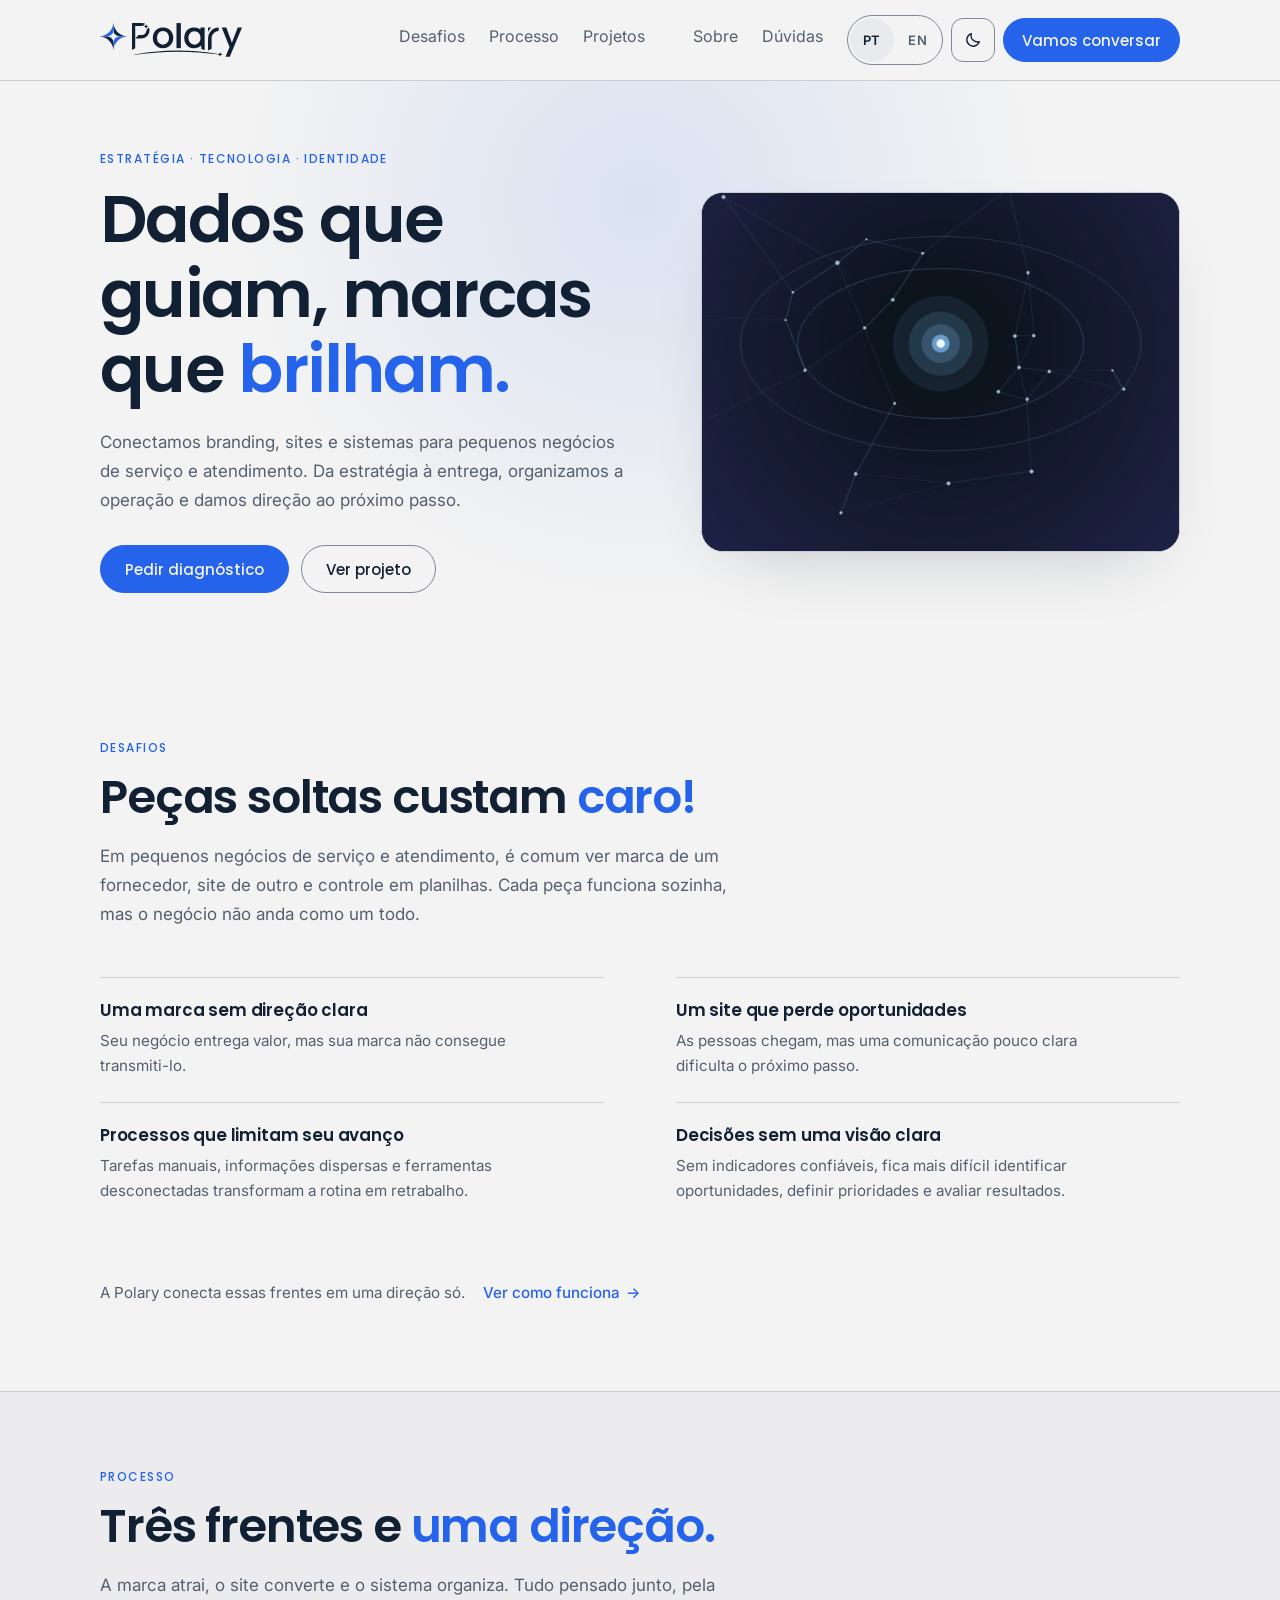
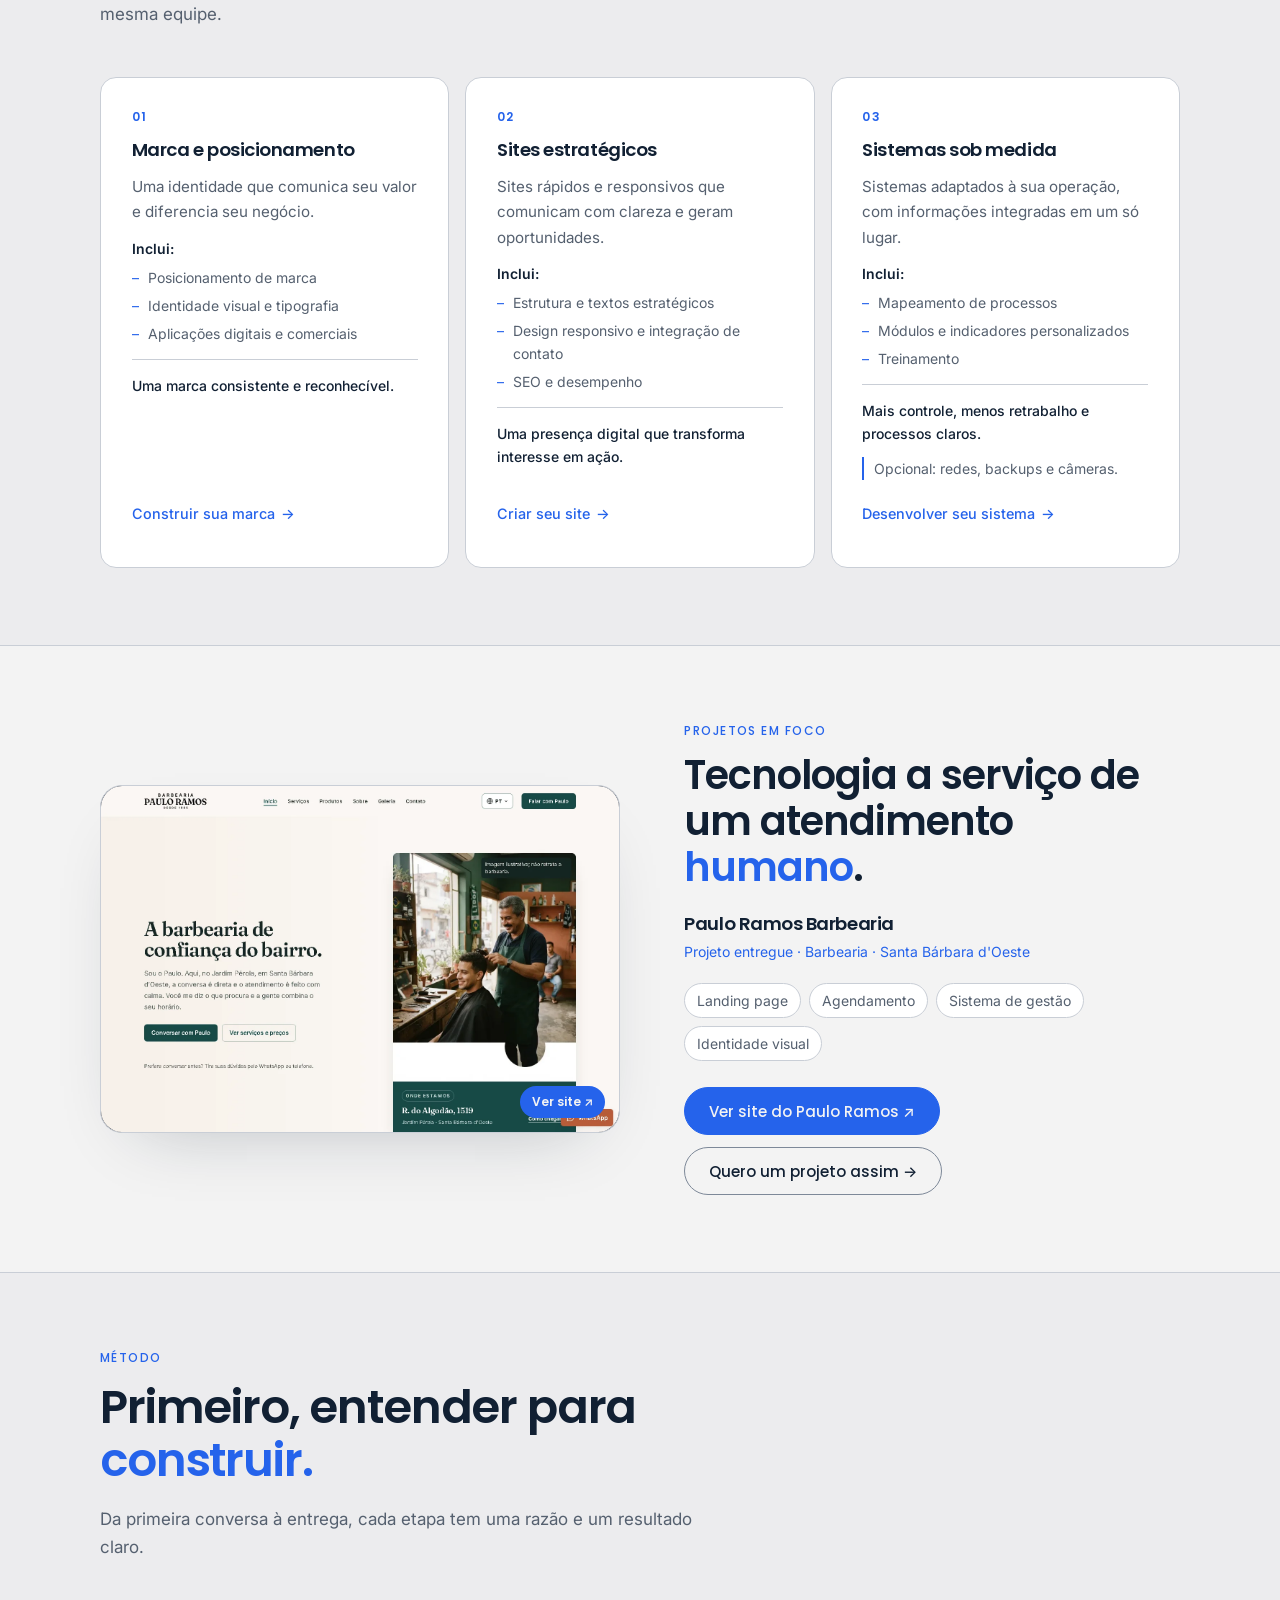
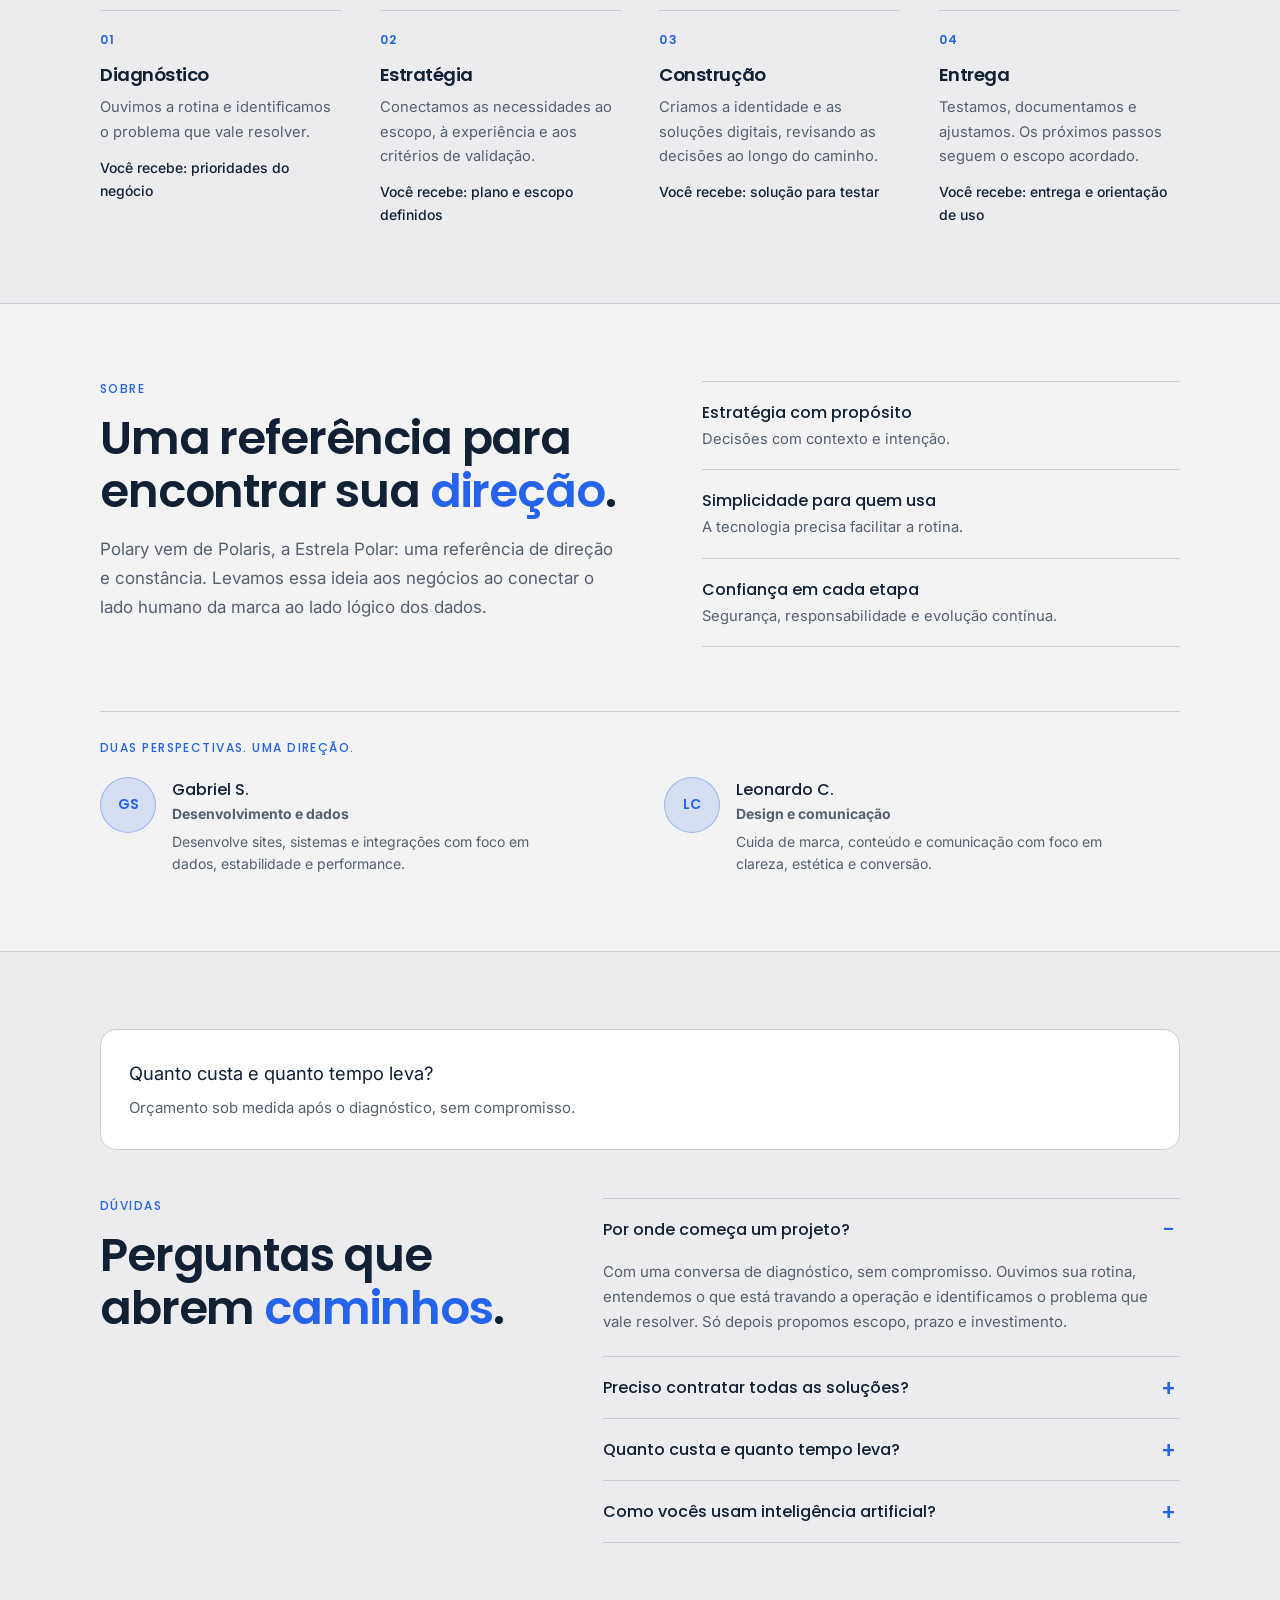
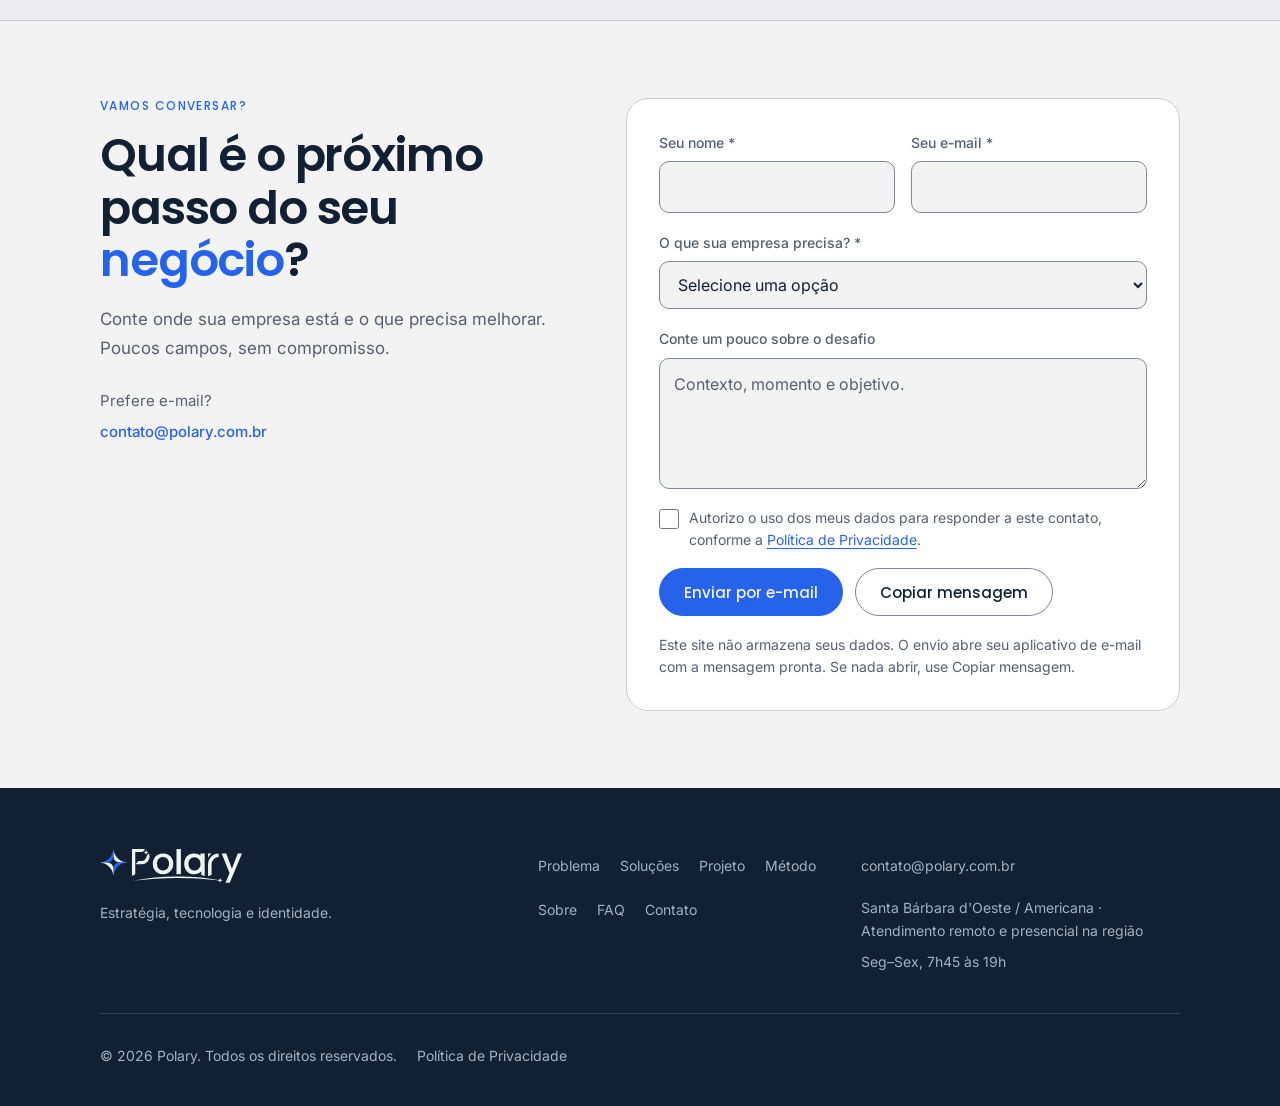
<file: index.html>
<!DOCTYPE html>
<html lang="pt-BR" data-theme="dark">

<head>
    <meta charset="utf-8">
    <meta name="viewport" content="width=device-width, initial-scale=1, viewport-fit=cover">
    <title data-en="Polary — Strategy, technology and identity">Polary — Estratégia, tecnologia e identidade</title>
    <meta name="description"
        content="Branding, sites de alta conversão e sistemas sob medida para pequenos negócios de serviço e atendimento. Estratégia, tecnologia e identidade em uma direção só."
        data-en-content="Branding, high-converting websites and custom systems for small service and care businesses. Strategy, technology and identity in one direction.">
    <meta name="robots" content="index, follow">
    <meta name="theme-color" content="#112033">

    <link rel="canonical" id="canonical-link" href="https://polary.com.br/">
    <link rel="alternate" hreflang="pt-BR" href="https://polary.com.br/">
    <link rel="alternate" hreflang="en" href="https://polary.com.br/?lang=en">
    <link rel="alternate" hreflang="x-default" href="https://polary.com.br/">

    <meta property="og:site_name" content="Polary">
    <meta property="og:type" content="website">
    <meta property="og:url" id="og-url" content="https://polary.com.br/">
    <meta property="og:title" content="Polary — Dados que guiam, marcas que brilham"
        data-en-content="Polary — Data that guides, brands that lead">
    <meta property="og:description"
        content="Branding, sites de alta conversão e sistemas sob medida para pequenos negócios de serviço e atendimento."
        data-en-content="Branding, high-converting websites and custom systems for small service and care businesses.">
    <meta property="og:image" content="https://polary.com.br/assets/images/og-image.png">
    <meta property="og:image:width" content="1200">
    <meta property="og:image:height" content="630">
    <meta property="og:image:alt" content="Polary — dados que guiam, marcas que brilham"
        data-en-content="Polary — data that guides, brands that lead">
    <meta property="og:locale" content="pt_BR">
    <meta property="og:locale:alternate" content="en_US">

    <meta name="twitter:card" content="summary_large_image">
    <meta name="twitter:title" content="Polary — Dados que guiam, marcas que brilham"
        data-en-content="Polary — Data that guides, brands that lead">
    <meta name="twitter:description"
        content="Branding, sites de alta conversão e sistemas sob medida para pequenos negócios de serviço e atendimento."
        data-en-content="Branding, high-converting websites and custom systems for small service and care businesses.">
    <meta name="twitter:image" content="https://polary.com.br/assets/images/og-image.png">
    <meta name="twitter:image:alt" content="Polary — dados que guiam, marcas que brilham"
        data-en-content="Polary — data that guides, brands that lead">

    <link rel="icon" href="assets/images/favicon.svg" type="image/svg+xml">
    <link rel="icon" href="assets/images/favicon-32.png" sizes="32x32" type="image/png">
    <link rel="apple-touch-icon" href="assets/images/apple-touch-icon.png">
    <link rel="manifest" href="site.webmanifest">

    <script>
        (function () {
            var root = document.documentElement;
            try {
                var theme = localStorage.getItem('polary:theme');
                if (theme !== 'light' && theme !== 'dark') {
                    theme = window.matchMedia('(prefers-color-scheme: light)').matches ? 'light' : 'dark';
                }
                root.dataset.theme = theme;
                var meta = document.querySelector('meta[name="theme-color"]');
                if (meta) meta.setAttribute('content', theme === 'light' ? '#f3f3f3' : '#112033');

                var params = new URLSearchParams(window.location.search);
                var lang = params.get('lang') || localStorage.getItem('polary:lang');
                root.lang = lang === 'en' ? 'en' : 'pt-BR';
            } catch (error) { /* armazenamento ou URL indisponível */ }
        })();
    </script>

    <link rel="preconnect" href="https://fonts.googleapis.com">
    <link rel="preconnect" href="https://fonts.gstatic.com" crossorigin>
    <link rel="preload" as="style"
        href="https://fonts.googleapis.com/css2?family=Inter:wght@400;500;600&family=Poppins:wght@500;600&display=swap">
    <link
        href="https://fonts.googleapis.com/css2?family=Inter:wght@400;500;600&family=Poppins:wght@500;600&display=swap"
        rel="stylesheet">
    <link rel="stylesheet" href="assets/styles/styles.css">

    <script type="application/ld+json" id="org-jsonld">
        {
            "@context": "https://schema.org",
            "@type": "Organization",
            "name": "Polary",
            "url": "https://polary.com.br/",
            "logo": "https://polary.com.br/assets/images/favicon-512.png",
            "email": "contato@polary.com.br",
            "description": "Branding, sites de alta conversão e sistemas sob medida para pequenos negócios de serviço e atendimento.",
            "areaServed": ["Santa Bárbara d'Oeste", "Americana"],
            "sameAs": []
        }
    </script>
</head>

<body>
    <a class="skip-link" href="#conteudo" data-en="Skip to content">Ir para o conteúdo</a>

   <header class="site-header">
    <div class="container header__bar">
        <a class="brand" href="#inicio" aria-label="Polary — início" data-en-aria-label="Polary — home">
            <img class="brand__logo brand__logo--dark" src="assets/images/logo-exp-white.svg" alt="" width="142" height="34">
            <img class="brand__logo brand__logo--light" src="assets/images/logo-exp-dark.svg" alt="" width="142" height="34">
        </a>

        <nav class="nav" aria-label="Navegação principal" data-en-aria-label="Main navigation">
            <ul>
                <li><a href="#problema" data-en="Challenges">Desafios</a></li>
                <li><a href="#solucoes" data-en="What We Do">Processo</a></li>
                <li><a href="#projeto" data-en="Projects">Projetos</a></li>
                <li><a href="#metodo" data-en="How We Work"></a></li>
                <li><a href="#sobre" data-en="About Polary">Sobre</a></li>
                <li><a href="#faq" data-en="FAQ">Dúvidas</a></li>
            </ul>
        </nav>

        <div class="header__tools">
            <div class="lang" role="group" aria-label="Idioma" data-en-aria-label="Language">
                <button type="button" data-lang="pt" lang="pt-BR" aria-pressed="true">PT</button>
                <button type="button" data-lang="en" lang="en" aria-pressed="false">EN</button>
            </div>

            <button class="icon-btn theme-toggle" type="button" aria-label="Ativar tema claro"
                data-en-aria-label="Switch to light theme">
                <svg class="icon icon--sun" viewBox="0 0 24 24" fill="none" stroke="currentColor"
                    stroke-width="1.8" stroke-linecap="round" aria-hidden="true">
                    <circle cx="12" cy="12" r="4.2"></circle>
                    <path d="M12 2.5v2.2M12 19.3v2.2M4.6 4.6l1.6 1.6M17.8 17.8l1.6 1.6M2.5 12h2.2M19.3 12h2.2M4.6 19.4l1.6-1.6M17.8 6.2l1.6-1.6"></path>
                </svg>
                <svg class="icon icon--moon" viewBox="0 0 24 24" fill="none" stroke="currentColor"
                    stroke-width="1.8" stroke-linecap="round" stroke-linejoin="round" aria-hidden="true">
                    <path d="M20.4 14.2A8.5 8.5 0 0 1 9.8 3.6 8.5 8.5 0 1 0 20.4 14.2Z"></path>
                </svg>
            </button>

            <a class="btn btn--primary btn--sm header__cta" href="#contato"
                data-en="Let's Talk">Vamos conversar</a>

            <button class="icon-btn menu-btn" type="button" aria-expanded="false"
                aria-controls="mobile-menu" aria-label="Abrir menu" data-en-aria-label="Open menu">
                <svg class="icon icon--menu" viewBox="0 0 24 24" fill="none" stroke="currentColor"
                    stroke-width="1.8" stroke-linecap="round" aria-hidden="true">
                    <path d="M4 7h16M4 12h16M4 17h16"></path>
                </svg>
                <svg class="icon icon--close" viewBox="0 0 24 24" fill="none" stroke="currentColor"
                    stroke-width="1.8" stroke-linecap="round" aria-hidden="true">
                    <path d="M6 6l12 12M18 6L6 18"></path>
                </svg>
            </button>
        </div>
    </div>

    <div class="mobile-panel" id="mobile-menu" hidden>
        <nav class="container" aria-label="Navegação móvel" data-en-aria-label="Mobile navigation">
            <a href="#problema" data-en="Challenges">Desafios</a>
            <a href="#solucoes" data-en="What We Do">Processo</a>
            <a href="#projeto" data-en="Projects">Projetos</a>
            <a href="#metodo" data-en="How We Work">Método</a>
            <a href="#sobre" data-en="About Polary">Sobre</a>
            <a href="#faq" data-en="FAQ">Dúvidas</a>
            <a href="#contato" data-en="Let's Talk">Vamos conversar</a>
        </nav>
    </div>
</header>

    <main id="conteudo">
        <!-- 1. ATENÇÃO -->
        <section class="hero" id="inicio" aria-labelledby="hero-title">
            <div class="container hero__grid">
                <div class="reveal is-visible">
                    <p class="eyebrow" data-en="Strategy · Technology · Identity">Estratégia · Tecnologia · Identidade</p>
                    <h1 id="hero-title" data-en="Data that guides, brands that <em>lead</em>.">Dados que guiam, marcas
                        que <em>brilham.</em></h1>
                    <p class="lead"
                        data-en="We connect branding, websites and systems for small service and care businesses. From strategy to delivery, we organize operations and give direction to the next step.">
                        Conectamos branding, sites e sistemas para pequenos negócios de serviço e atendimento. Da
                        estratégia à entrega, organizamos a operação e damos direção ao próximo passo.</p>
                    <div class="hero__actions">
                        <a class="btn btn--primary" href="#contato" data-en="Request an assessment">Pedir
                            diagnóstico</a>
                        <a class="btn" href="#projeto" data-en="See the project">Ver projeto</a>
                    </div>
                </div>

                <figure class="hero__media reveal is-visible">
                    <img src="assets/images/hero-visual.png" width="1200" height="900"
                        alt="Constelação de dados em tons de azul-marinho com a Estrela Polar ao centro, metáfora da direção que a Polary dá ao negócio"
                        data-en-alt="Data constellation in navy blue tones with the North Star at the center, a metaphor for the direction Polary gives a business"
                        fetchpriority="high" decoding="async">
                </figure>
            </div>
        </section>

        <!-- 2. INTERESSE -->
        <section class="section" id="problema" aria-labelledby="problema-title">
            <div class="container">
                <div class="section__head reveal">
                    <p class="eyebrow" data-en="Problem">Desafios</p>
                    <h2 id="problema-title" data-en="Scattered pieces are <em>costly</em>.">Peças soltas custam <em>caro!</em></h2>
                    <p class="lead"
                        data-en="In small service and care businesses, it's common to see the brand from one vendor, the website from another and control in spreadsheets. Each piece works alone, but the business doesn't move as a whole.">
                        Em pequenos negócios de serviço e atendimento, é comum ver marca de um fornecedor, site de outro
                        e controle em planilhas. Cada peça funciona sozinha, mas o negócio não anda como um todo.</p>
                </div>

               
                <ul class="pain-list reveal">
                    <li>
                        <span class="pain-list__title"
                            data-en="A brand without a clear direction">
                            Uma marca sem direção clara
                        </span>
                        <p
                            data-en="Your business delivers value, but your brand doesn't communicate it.">
                            Seu negócio entrega valor, mas sua marca não consegue transmiti-lo.
                        </p>
                    </li>

                    <li>
                        <span class="pain-list__title"
                            data-en="A website that loses opportunities">
                            Um site que perde oportunidades
                        </span>
                        <p
                            data-en="Visitors arrive, but unclear messaging and weak calls to action keep them from moving forward.">
                            As pessoas chegam, mas uma comunicação pouco clara dificulta o próximo passo.
                        </p>
                    </li>

                    <li>
                        <span class="pain-list__title"
                            data-en="Processes that slow you down">
                            Processos que limitam seu avanço
                        </span>
                        <p
                            data-en="Manual tasks, scattered information and disconnected tools turn routine work into rework.">
                            Tarefas manuais, informações dispersas e ferramentas desconectadas transformam a rotina em retrabalho.
                        </p>
                    </li>

                    <li>
                        <span class="pain-list__title"
                            data-en="Decisions without a clear picture">
                            Decisões sem uma visão clara
                        </span>
                        <p
                            data-en="Without reliable indicators, it's harder to identify opportunities, prioritize actions and measure results.">
                            Sem indicadores confiáveis, fica mais difícil identificar oportunidades, definir prioridades e avaliar resultados.
                        </p>
                    </li>
                </ul>

                <p class="section__foot reveal">
                    <span data-en="Polary connects these fronts in a single direction.">A Polary conecta essas frentes
                        em uma direção só.</span>
                    <a class="link-arrow" href="#solucoes" data-en="See how it works">Ver como funciona</a>
                </p>
            </div>
        </section>

        <!-- 2. INTERESSE / SOLUÇÃO -->
        <section class="section section--tint" id="solucoes" aria-labelledby="solucoes-title">
            <div class="container">
                <div class="section__head reveal">
                    <p class="eyebrow" data-en="Solutions">Processo</p>
                    <h2 id="solucoes-title" data-en="Three fronts. One <em>direction</em>.">Três frentes e <em>uma direção.</em></h2>
                    <p class="lead"
                        data-en="The brand attracts, the website converts and the system organizes. All designed together, by the same team.">
                        A marca atrai, o site converte e o sistema organiza. Tudo pensado junto, pela mesma equipe.</p>
                </div>

            <div class="solutions reveal">
                <article class="solution">
                    <span class="solution__index">01</span>

                    <h3 data-en="Brand Strategy & Identity">Marca e posicionamento</h3>

                    <p data-en="A clear identity that communicates your value and sets your business apart.">
                        Uma identidade que comunica seu valor e diferencia seu negócio.
                    </p>

                    <div class="solution__includes">
                        <span data-en="Includes:">Inclui:</span>
                        <ul>
                            <li data-en="Brand positioning">Posicionamento de marca</li>
                            <li data-en="Visual identity and typography">Identidade visual e tipografia</li>
                            <li data-en="Digital and commercial applications">Aplicações digitais e comerciais</li>
                        </ul>
                    </div>

                    <p class="solution__result"
                        data-en="A consistent and recognizable brand.">
                        Uma marca consistente e reconhecível.
                    </p>

                    <a class="link-arrow solution__link" href="#contato" data-need="branding"
                        data-en="Build your brand">Construir sua marca</a>
                </article>

                <article class="solution">
                    <span class="solution__index">02</span>

                    <h3 data-en="Strategic Websites">Sites estratégicos</h3>

                    <p data-en="Fast, responsive websites designed to communicate clearly and generate opportunities.">
                        Sites rápidos e responsivos que comunicam com clareza e geram oportunidades.
                    </p>

                    <div class="solution__includes">
                        <span data-en="Includes:">Inclui:</span>
                        <ul>
                            <li data-en="Structure and conversion-focused copy">Estrutura e textos estratégicos</li>
                            <li data-en="Responsive design and contact integration">Design responsivo e integração de contato</li>
                            <li data-en="SEO and performance basics">SEO e desempenho</li>
                        </ul>
                    </div>

                    <p class="solution__result"
                        data-en="A digital presence built to turn interest into action.">
                        Uma presença digital que transforma interesse em ação.
                    </p>

                    <a class="link-arrow solution__link" href="#contato" data-need="website"
                        data-en="Build your website">Criar seu site</a>
                </article>

                <article class="solution">
                    <span class="solution__index">03</span>

                    <h3 data-en="Custom Systems">Sistemas sob medida</h3>

                    <p data-en="Systems tailored to your workflow, connecting operations and information in one place.">
                        Sistemas adaptados à sua operação, com informações integradas em um só lugar.
                    </p>

                    <div class="solution__includes">
                        <span data-en="Includes:">Inclui:</span>
                        <ul>
                            <li data-en="Process mapping">Mapeamento de processos</li>
                            <li data-en="Custom modules and indicators">Módulos e indicadores personalizados</li>
                            <li data-en="Training and documentation">Treinamento</li>
                        </ul>
                    </div>

                    <p class="solution__result"
                        data-en="More control, less rework and clearer processes.">
                        Mais controle, menos retrabalho e processos claros.
                    </p>

                    <p class="solution__addon"
                        data-en="Optional: network, backup and camera infrastructure.">
                        Opcional: redes, backups e câmeras.
                    </p>

                    <a class="link-arrow solution__link" href="#contato" data-need="system"
                        data-en="Build your system">Desenvolver seu sistema</a>
                </article>
            </div>

            </div>
        </section>

        <!-- 3. DESEJO -->
        <section class="section" id="projeto" aria-labelledby="projeto-title">
            <div class="container">
                <div class="case reveal">
                    <figure class="case__media">
                        <a class="case__media-link" href="https://paulo-ramos.vercel.app/" target="_blank"
                            rel="noopener noreferrer" data-case-link
                            aria-label="Abrir o site da Paulo Ramos Barbearia em nova aba (link externo)"
                            data-en-aria-label="Open the Paulo Ramos Barbearia website in a new tab (external link)">
                            <img src="assets/images/case-paulo-ramos.webp" width="1440" height="960" loading="lazy"
                                decoding="async"
                                alt="Página inicial do site da Paulo Ramos Barbearia, com o título &quot;A barbearia de confiança do bairro&quot; e a foto do atendimento"
                                data-en-alt="Home page of the Paulo Ramos Barbearia website, with the headline &quot;The neighborhood's trusted barbershop&quot; and a photo of the service">
                            <span class="case__media-hint" aria-hidden="true" data-en="View website ↗">Ver site ↗</span>
                        </a>
                    </figure>
                    <div class="case__body">
                        <p class="eyebrow" data-en="Featured project">Projetos em foco</p>
                        <h2 id="projeto-title" data-en="Technology in service of human <em>care</em>.">Tecnologia a
                            serviço de um atendimento <em>humano</em>.</h2>
                        <h3>Paulo Ramos Barbearia</h3>
                        <p class="case__meta"
                            data-en="Delivered project · Barbershop · Santa Bárbara d'Oeste">Projeto entregue · Barbearia
                            · Santa Bárbara d'Oeste</p>
                        <ul class="chips">
                            <li data-en="Landing page">Landing page</li>
                            <li data-en="Scheduling">Agendamento</li>
                            <li data-en="Management system">Sistema de gestão</li>
                            <li data-en="Visual identity">Identidade visual</li>
                        </ul>
                        <ul class="case__results" data-case-results hidden></ul>
                        <div class="case__testimonial" data-testimonial hidden></div>
                        <div class="case__actions">
                            <a class="btn btn--primary" href="https://paulo-ramos.vercel.app/" target="_blank"
                                rel="noopener noreferrer" data-case-link
                                aria-label="Abrir o site da Paulo Ramos Barbearia em nova aba (link externo)"
                                data-en-aria-label="Open the Paulo Ramos Barbearia website in a new tab (external link)"
                                data-en="View Paulo Ramos' website ↗">Ver site do Paulo Ramos ↗</a>
                            <a class="btn" href="#contato" data-need="multi"
                                data-en="I want a project like this →">Quero um projeto assim →</a>
                        </div>
                    </div>
                </div>
            </div>
        </section>

        <!-- 3. DESEJO / CONFIANÇA -->
        <section class="section section--tint" id="metodo" aria-labelledby="metodo-title">
            <div class="container">
                <div class="section__head reveal">
                    <p class="eyebrow" data-en="Method">Método</p>
                    <h2 id="metodo-title" data-en="First, understand. Then, <em>build</em>.">Primeiro, entender para <em>construir.</em></h2>
                    <p class="lead"
                        data-en="From the first conversation to delivery, every step has a reason and a clear outcome.">
                        Da primeira conversa à entrega, cada etapa tem uma razão e um resultado claro.</p>
                </div>

                <ol class="steps reveal">
                    <li class="step">
                        <span class="step__index">01</span>
                        <h3 data-en="Diagnosis">Diagnóstico</h3>
                        <p data-en="We listen to the routine and identify the problem worth solving.">Ouvimos a rotina
                            e identificamos o problema que vale resolver.</p>
                        <span class="step__out" data-en="You receive: business priorities">Você recebe: prioridades do
                            negócio</span>
                    </li>
                    <li class="step">
                        <span class="step__index">02</span>
                        <h3 data-en="Strategy">Estratégia</h3>
                        <p data-en="We connect needs to scope, experience and validation criteria.">Conectamos as
                            necessidades ao escopo, à experiência e aos critérios de validação.</p>
                        <span class="step__out" data-en="You receive: a defined plan and scope">Você recebe: plano e
                            escopo definidos</span>
                    </li>
                    <li class="step">
                        <span class="step__index">03</span>
                        <h3 data-en="Build">Construção</h3>
                        <p data-en="We create the identity and the digital solutions, reviewing decisions along the way.">
                            Criamos a identidade e as soluções digitais, revisando as decisões ao longo do caminho.</p>
                        <span class="step__out" data-en="You receive: a solution to test">Você recebe: solução para
                            testar</span>
                    </li>
                    <li class="step">
                        <span class="step__index">04</span>
                        <h3 data-en="Delivery">Entrega</h3>
                        <p data-en="We test, document and adjust. Next steps follow the agreed scope.">Testamos,
                            documentamos e ajustamos. Os próximos passos seguem o escopo acordado.</p>
                        <span class="step__out" data-en="You receive: delivery and usage guidance">Você recebe: entrega
                            e orientação de uso</span>
                    </li>
                </ol>
            </div>
        </section>

        <section class="section" id="sobre" aria-labelledby="sobre-title">
            <div class="container">
                <div class="about reveal">
                    <div class="about__intro">
                        <p class="eyebrow" data-en="About">Sobre</p>
                        <h2 id="sobre-title" data-en="A reference to find your <em>direction</em>.">Uma referência para
                            encontrar sua <em>direção</em>.</h2>
                        <p class="lead"
                            data-en="Polary comes from Polaris, the North Star: a reference for direction and constancy. We bring that idea to businesses by connecting the human side of a brand to the logic of data.">
                            Polary vem de Polaris, a Estrela Polar: uma referência de direção e constância. Levamos essa
                            ideia aos negócios ao conectar o lado humano da marca ao lado lógico dos dados.</p>
                    </div>

                    <ul class="values">
                        <li>
                            <b data-en="Strategy with purpose">Estratégia com propósito</b>
                            <span data-en="Decisions with context and intention.">Decisões com contexto e intenção.</span>
                        </li>
                        <li>
                            <b data-en="Simplicity for users">Simplicidade para quem usa</b>
                            <span data-en="Technology should make routine easier.">A tecnologia precisa facilitar a
                                rotina.</span>
                        </li>
                        <li>
                            <b data-en="Trust at every step">Confiança em cada etapa</b>
                            <span data-en="Security, responsibility and continuous evolution.">Segurança,
                                responsabilidade e evolução contínua.</span>
                        </li>
                    </ul>
                </div>

                <div class="team reveal">
                    <p class="eyebrow" data-en="Two perspectives. One direction.">Duas perspectivas. Uma direção.</p>
                    <div class="team__list">
                        <div class="person" data-person="gabriel">
                            <span class="person__avatar">
                                <span class="person__monogram" aria-hidden="true">GS</span>
                            </span>
                            <div class="person__info">
                                <b>Gabriel S.</b>
                                <span class="person__role" data-en="Development &amp; data"><strong>Desenvolvimento e dados</strong></span>
                                <p class="person__credential"
                                    data-en="Builds websites, systems and integrations with a focus on data, stability and performance.">
                                    Desenvolve sites, sistemas e integrações com foco em dados, estabilidade e
                                    performance.</p>
                                <div class="person__links" data-person-links hidden></div>
                            </div>
                        </div>
                        <div class="person" data-person="leonardo">
                            <span class="person__avatar">
                                <span class="person__monogram" aria-hidden="true">LC</span>
                            </span>
                            <div class="person__info">
                                <b>Leonardo C.</b>
                                <span class="person__role" data-en="Design &amp; communication"><strong>Design e comunicação</strong></span>
                                <p class="person__credential"
                                    data-en="Handles brand, content and communication with a focus on clarity, aesthetics and conversion.">
                                    Cuida de marca, conteúdo e comunicação com foco em clareza, estética e conversão.</p>
                                <div class="person__links" data-person-links hidden></div>
                            </div>
                        </div>
                    </div>
                </div>
            </div>
        </section>

        <!-- 3. DESEJO / OBJEÇÕES -->
        <section class="section section--tint" id="faq" aria-labelledby="faq-title">
            <div class="container">
                <div class="budget reveal" role="region" aria-labelledby="budget-title">
                    <p id="budget-title" class="budget__title"
                        data-en="How much does it cost and how long does it take?">Quanto custa e quanto tempo leva?</p>
                    <div class="budget__grid">
                        <div class="budget__item" data-budget-item="price" hidden>
                            <span class="budget__label" data-en="Investment">Investimento</span>
                            <p class="budget__value" data-budget-price></p>
                        </div>
                        <div class="budget__item" data-budget-item="time" hidden>
                            <span class="budget__label" data-en="Timeline">Prazo</span>
                            <p class="budget__value" data-budget-time></p>
                        </div>
                    </div>
                    <p class="budget__fallback" data-budget-fallback
                        data-en="Custom quote after the assessment, no commitment.">Orçamento sob medida após o
                        diagnóstico, sem compromisso.</p>
                </div>

                <div class="faq">
                    <div class="faq__intro reveal">
                        <p class="eyebrow" data-en="FAQ">Dúvidas</p>
                        <h2 id="faq-title" data-en="Questions that open <em>paths</em>.">Perguntas que abrem <em>caminhos</em>.</h2>
                    </div>

                    <div class="accordion reveal">
                        <div class="accordion__item">
                            <h3 class="accordion__heading">
                                <button type="button" class="accordion__trigger" id="faq-trigger-1"
                                    aria-expanded="true" aria-controls="faq-panel-1">
                                    <span data-en="Where does a project start?">Por onde começa um projeto?</span>
                                    <span class="accordion__icon" aria-hidden="true"></span>
                                </button>
                            </h3>
                            <div class="accordion__panel" id="faq-panel-1" role="region"
                                aria-labelledby="faq-trigger-1">
                                <p data-en="With a no-commitment assessment conversation. We listen to your routine, understand what is holding the operation back and identify the problem worth solving. Only then do we propose scope, timeline and investment.">
                                    Com uma conversa de diagnóstico, sem compromisso. Ouvimos sua rotina, entendemos o
                                    que está travando a operação e identificamos o problema que vale resolver. Só depois
                                    propomos escopo, prazo e investimento.</p>
                            </div>
                        </div>

                        <div class="accordion__item">
                            <h3 class="accordion__heading">
                                <button type="button" class="accordion__trigger" id="faq-trigger-2"
                                    aria-expanded="false" aria-controls="faq-panel-2">
                                    <span data-en="Do I need to hire all the solutions?">Preciso contratar todas as
                                        soluções?</span>
                                    <span class="accordion__icon" aria-hidden="true"></span>
                                </button>
                            </h3>
                            <div class="accordion__panel" id="faq-panel-2" role="region"
                                aria-labelledby="faq-trigger-2" hidden>
                                <p data-en="No. The three fronts work better together, but we start from each business's need. If you already have a brand, for example, we can work only on the website; if the bottleneck is operational, we start with the system. Scope is defined during the assessment.">
                                    Não. As três frentes funcionam melhor juntas, mas partem da necessidade de cada
                                    negócio. Se você já tem marca, por exemplo, podemos trabalhar só o site; se o gargalo
                                    é operacional, começamos pelo sistema. O escopo é definido no diagnóstico.</p>
                            </div>
                        </div>

                        <div class="accordion__item">
                            <h3 class="accordion__heading">
                                <button type="button" class="accordion__trigger" id="faq-trigger-3"
                                    aria-expanded="false" aria-controls="faq-panel-3">
                                    <span data-en="How much does it cost and how long does it take?">Quanto custa e
                                        quanto tempo leva?</span>
                                    <span class="accordion__icon" aria-hidden="true"></span>
                                </button>
                            </h3>
                            <div class="accordion__panel" id="faq-panel-3" role="region"
                                aria-labelledby="faq-trigger-3" hidden>
                                <p><span data-en="Each project has its own scope. After the assessment, we send a proposal with deliverables, price and timeline defined. No commitment.">Cada
                                        projeto tem escopo próprio. Depois do diagnóstico, enviamos uma proposta com
                                        entregáveis, valor e prazo definidos. Sem compromisso.</span> <span
                                        data-faq-budget data-en="Custom quote after the assessment, no commitment.">Orçamento
                                        sob medida após o diagnóstico, sem compromisso.</span></p>
                            </div>
                        </div>

                        <div class="accordion__item">
                            <h3 class="accordion__heading">
                                <button type="button" class="accordion__trigger" id="faq-trigger-4"
                                    aria-expanded="false" aria-controls="faq-panel-4">
                                    <span data-en="How do you use artificial intelligence?">Como vocês usam
                                        inteligência artificial?</span>
                                    <span class="accordion__icon" aria-hidden="true"></span>
                                </button>
                            </h3>
                            <div class="accordion__panel" id="faq-panel-4" role="region"
                                aria-labelledby="faq-trigger-4" hidden>
                                <p data-en="We use AI as support for internal tasks: organizing references, drafting texts and speeding up tests. Every deliverable goes through human review. Client data, financial information and any sensitive content are not sent to public AI tools.">
                                    Usamos IA como apoio em tarefas internas: organizar referências, rascunhar textos e
                                    acelerar testes. Toda entrega passa por revisão humana. Dados de clientes,
                                    informações financeiras e qualquer conteúdo sensível não são enviados a ferramentas
                                    públicas de IA.</p>
                            </div>
                        </div>
                    </div>
                </div>
            </div>
        </section>

        <!-- 4. AÇÃO -->
        <section class="section" id="contato" aria-labelledby="contato-title">
            <div class="container contact">
                <div class="contact__intro reveal">
                    <p class="eyebrow" data-en="Contact">Vamos conversar?</p>
                    <h2 id="contato-title" data-en="What is your business's next <em>step</em>?">Qual é o próximo passo do seu <em>negócio</em>?</h2>
                    <p class="lead"
                        data-en="Tell us where your company is and what needs to improve. A few fields, no commitment.">
                        Conte onde sua empresa está e o que precisa melhorar. Poucos campos, sem compromisso.</p>
                    <p class="contact__promise" data-response-promise hidden></p>
                    <div class="contact__channels">
                        <p class="contact__mail">
                            <span data-en="Prefer email?">Prefere e-mail?</span>
                            <a href="mailto:contato@polary.com.br" data-email-link data-email-text>contato@polary.com.br</a>
                        </p>
                        <a class="btn contact__wa" data-wa-link hidden href="https://wa.me/19998025382" target="_blank"
                            rel="noopener noreferrer"
                            aria-label="Falar com a Polary no WhatsApp (abre em nova aba)"
                            data-en-aria-label="Chat with Polary on WhatsApp (opens in a new tab)">
                            <svg class="icon" viewBox="0 0 24 24" fill="currentColor" aria-hidden="true">
                                <path
                                    d="M12.04 2a9.9 9.9 0 0 0-8.47 15.03L2 22l5.1-1.53A9.9 9.9 0 1 0 12.04 2Zm5.8 14.12c-.24.68-1.4 1.3-1.94 1.34-.52.05-1.17.24-3.92-.82-3.3-1.3-5.38-4.68-5.54-4.9-.16-.22-1.32-1.76-1.32-3.36s.84-2.38 1.14-2.7c.3-.33.65-.4.87-.4.22 0 .44 0 .63.01.2.01.47-.08.73.56.27.66.9 2.26.98 2.42.08.16.13.35.03.56-.1.22-.16.35-.32.54-.16.18-.34.41-.48.55-.16.16-.33.33-.14.65.19.32.84 1.39 1.8 2.25 1.24 1.1 2.28 1.44 2.6 1.6.32.16.5.14.69-.08.19-.22.8-.93 1.01-1.25.22-.32.44-.27.74-.16.3.11 1.9.9 2.22 1.06.32.16.54.24.62.38.08.13.08.77-.16 1.45Z" />
                            </svg>
                            <span data-en="Chat on WhatsApp">Falar no WhatsApp</span>
                        </a>
                    </div>
                </div>

                <form class="form reveal" id="quote-form" action="mailto:contato@polary.com.br" method="post"
                    enctype="text/plain" novalidate>
                    <div class="form__row">
                        <div class="field">
                            <label for="name" data-en="Your name *">Seu nome *</label>
                            <input id="name" name="name" type="text" autocomplete="name" required
                                aria-describedby="error-name">
                            <span class="field__error" id="error-name" aria-live="polite"></span>
                        </div>
                        <div class="field">
                            <label for="email" data-en="Your email *">Seu e-mail *</label>
                            <input id="email" name="email" type="email" autocomplete="email" required
                                aria-describedby="error-email">
                            <span class="field__error" id="error-email" aria-live="polite"></span>
                        </div>
                    </div>

                    <div class="field">
                        <label for="need" data-en="What does your company need? *">O que sua empresa precisa? *</label>
                        <select id="need" name="need" required aria-describedby="error-need">
                            <option value="" data-en="Select an option">Selecione uma opção</option>
                            <option value="branding" data-en="Branding">Branding</option>
                            <option value="website" data-en="Website">Site</option>
                            <option value="system" data-en="Custom system">Sistema sob medida</option>
                            <option value="multi" data-en="More than one front">Mais de uma frente</option>
                            <option value="unsure" data-en="Not sure yet">Ainda não sei</option>
                        </select>
                        <span class="field__error" id="error-need" aria-live="polite"></span>
                    </div>

                    <div class="field">
                        <label for="message" data-en="Tell us about the challenge (optional)">Conte um pouco sobre o
                            desafio</label>
                        <textarea id="message" name="message" rows="4" placeholder="Contexto, momento e objetivo."
                            data-en-placeholder="Context, stage and goal."></textarea>
                    </div>

                    <div class="field field--checkbox">
                        <div class="checkbox">
                            <input id="consent" name="consent" type="checkbox" required
                                aria-describedby="error-consent">
                            <span class="checkbox__text">
                                <label for="consent"
                                    data-en="I agree to the use of my data to reply to this contact, as described in the">Autorizo
                                    o uso dos meus dados para responder a este contato, conforme a</label>
                                <a class="checkbox__link" href="privacidade.html" target="_blank"
                                    rel="noopener noreferrer"
                                    aria-label="Abrir a Política de Privacidade em nova aba"
                                    data-en-aria-label="Open the Privacy Policy in a new tab"
                                    data-en="Privacy Policy">Política de Privacidade</a>.
                            </span>
                        </div>
                        <span class="field__error" id="error-consent" aria-live="polite"></span>
                    </div>

                    <div class="hp" aria-hidden="true">
                        <label for="gotcha">Não preencha este campo</label>
                        <input id="gotcha" name="_gotcha" type="text" tabindex="-1" autocomplete="off">
                    </div>

                    <div class="form__actions">
                        <button class="btn btn--primary" type="submit" id="form-submit"
                            data-en="Send by email">Enviar por e-mail</button>
                        <button class="btn" type="button" id="copy-message" data-en="Copy message">Copiar
                            mensagem</button>
                    </div>

                    <p class="form__status" id="form-status" role="status" aria-live="polite"
                        data-en="This site does not store your data. Sending opens your email app with the message ready. If nothing opens, use Copy message.">
                        Este site não armazena seus dados. O envio abre seu aplicativo de e-mail com a mensagem pronta.
                        Se nada abrir, use Copiar mensagem.</p>
                </form>
            </div>
        </section>
    </main>

    <footer class="site-footer">
        <div class="container footer__grid">
            <div class="footer__brand">
                <a class="brand" href="#inicio" aria-label="Polary — início" data-en-aria-label="Polary — home">
                    <img class="brand__logo" src="assets/images/logo-exp-white.svg" alt="" width="142" height="34">
                </a>
                <p data-en="Strategy, technology and identity.">Estratégia, tecnologia e identidade.</p>
            </div>

            <nav class="footer__nav" aria-label="Rodapé" data-en-aria-label="Footer">
                <a href="#problema" data-en="Problem">Problema</a>
                <a href="#solucoes" data-en="Solutions">Soluções</a>
                <a href="#projeto" data-en="Project">Projeto</a>
                <a href="#metodo" data-en="Method">Método</a>
                <a href="#sobre" data-en="About">Sobre</a>
                <a href="#faq" data-en="FAQ">FAQ</a>
                <a href="#contato" data-en="Contact">Contato</a>
            </nav>

            <div class="footer__contact">
                <a href="mailto:contato@polary.com.br" data-email-link data-email-text>contato@polary.com.br</a>
                <a data-wa-link hidden href="https://wa.me/" target="_blank" rel="noopener noreferrer">WhatsApp</a>
                <a data-ig-link hidden href="https://www.instagram.com/" target="_blank"
                    rel="noopener noreferrer">Instagram</a>
                <p data-region
                    data-en="Santa Bárbara d'Oeste / Americana · Remote and in-person service in the region">
                    Santa Bárbara d'Oeste / Americana · Atendimento remoto e presencial na região</p>
                <p data-hours data-en="Mon–Fri, 7:45 am–7 pm">Seg–Sex, 7h45 às 19h</p>
            </div>
        </div>

        <div class="container footer__legal">
            <span data-en="&copy; 2026 Polary. All rights reserved.">&copy; 2026 Polary. Todos os direitos
                reservados.</span>
            <span class="footer__cnpj" data-cnpj hidden></span>
            <a href="privacidade.html" data-en="Privacy Policy">Política de Privacidade</a>
        </div>
    </footer>

    <a class="wa-float" data-wa-link hidden href="https://wa.me/" target="_blank" rel="noopener noreferrer"
        aria-label="Falar com a Polary no WhatsApp (abre em nova aba)"
        data-en-aria-label="Chat with Polary on WhatsApp (opens in a new tab)">
        <svg viewBox="0 0 24 24" fill="currentColor" aria-hidden="true">
            <path
                d="M12.04 2a9.9 9.9 0 0 0-8.47 15.03L2 22l5.1-1.53A9.9 9.9 0 1 0 12.04 2Zm5.8 14.12c-.24.68-1.4 1.3-1.94 1.34-.52.05-1.17.24-3.92-.82-3.3-1.3-5.38-4.68-5.54-4.9-.16-.22-1.32-1.76-1.32-3.36s.84-2.38 1.14-2.7c.3-.33.65-.4.87-.4.22 0 .44 0 .63.01.2.01.47-.08.73.56.27.66.9 2.26.98 2.42.08.16.13.35.03.56-.1.22-.16.35-.32.54-.16.18-.34.41-.48.55-.16.16-.33.33-.14.65.19.32.84 1.39 1.8 2.25 1.24 1.1 2.28 1.44 2.6 1.6.32.16.5.14.69-.08.19-.22.8-.93 1.01-1.25.22-.32.44-.27.74-.16.3.11 1.9.9 2.22 1.06.32.16.54.24.62.38.08.13.08.77-.16 1.45Z" />
        </svg>
    </a>

    <div class="consent" id="analytics-consent" role="region" aria-labelledby="analytics-consent-title" hidden>
        <p id="analytics-consent-title"
            data-en="We use visit analytics, as described in the Privacy Policy, to understand what works on the site. You can accept or decline.">
            Usamos uma análise de visitas, conforme a Política de Privacidade, para entender o que funciona no site.
            Você pode aceitar ou recusar.</p>
        <div class="consent__actions">
            <button type="button" class="btn btn--primary btn--sm" data-consent-accept
                data-en="Accept">Aceitar</button>
            <button type="button" class="btn btn--sm" data-consent-decline data-en="Decline">Recusar</button>
        </div>
    </div>

    <script src="assets/config.js" defer></script>
    <script src="assets/main.js" defer></script>
</body>

</html>
</file>
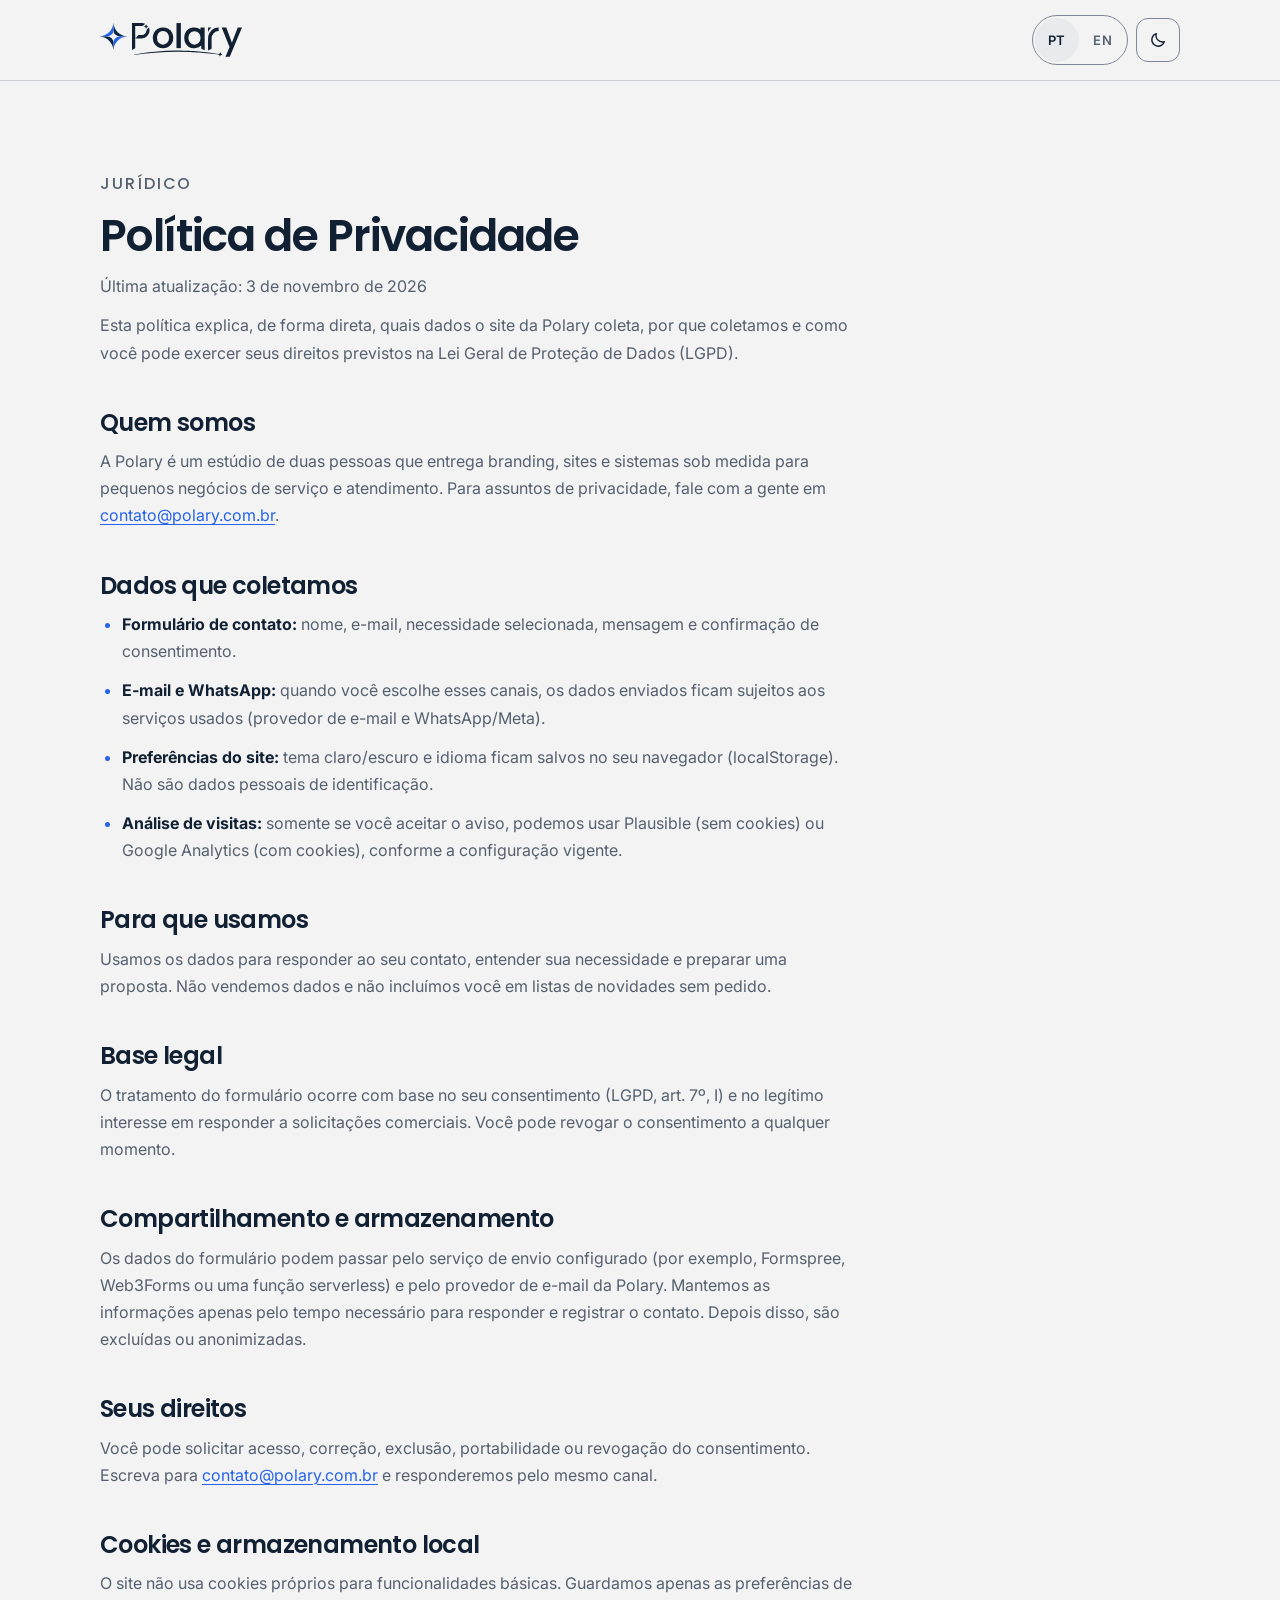
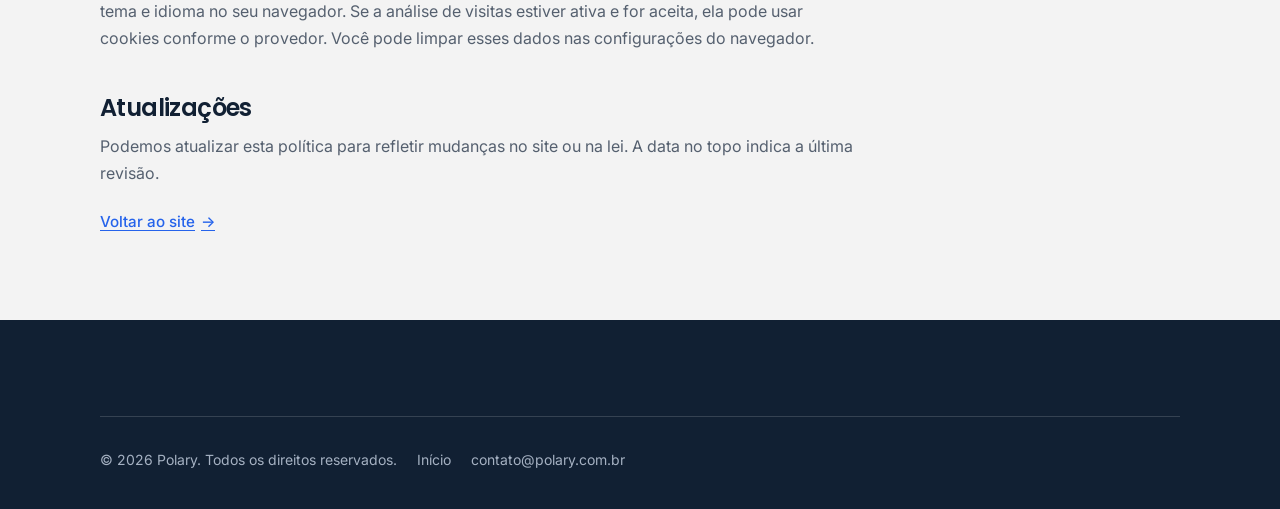
<file: privacidade.html>
<!DOCTYPE html>
<html lang="pt-BR" data-theme="dark">

<head>
    <meta charset="utf-8">
    <meta name="viewport" content="width=device-width, initial-scale=1, viewport-fit=cover">
    <title data-en="Privacy Policy — Polary">Política de Privacidade — Polary</title>
    <meta name="description"
        content="Política de Privacidade da Polary: quais dados coletamos, para que usamos, com quem compartilhamos e como exercer seus direitos."
        data-en-content="Polary Privacy Policy: what data we collect, how we use it, who we share it with and how to exercise your rights.">
    <meta name="robots" content="index, follow">
    <meta name="theme-color" content="#112033">

    <link rel="canonical" href="https://polary.com.br/privacidade.html">
    <link rel="alternate" hreflang="pt-BR" href="https://polary.com.br/privacidade.html">
    <link rel="alternate" hreflang="en" href="https://polary.com.br/privacidade.html?lang=en">
    <link rel="alternate" hreflang="x-default" href="https://polary.com.br/privacidade.html">

    <meta property="og:site_name" content="Polary">
    <meta property="og:type" content="website">
    <meta property="og:url" content="https://polary.com.br/privacidade.html">
    <meta property="og:title" content="Política de Privacidade — Polary"
        data-en-content="Privacy Policy — Polary">
    <meta property="og:description"
        content="Quais dados coletamos, para que usamos e como exercer seus direitos."
        data-en-content="What data we collect, how we use it and how to exercise your rights.">
    <meta property="og:image" content="https://polary.com.br/assets/images/og-image.png">
    <meta property="og:image:width" content="1200">
    <meta property="og:image:height" content="630">
    <meta property="og:image:alt" content="Polary — dados que guiam, marcas que lideram"
        data-en-content="Polary — data that guides, brands that lead">
    <meta property="og:locale" content="pt_BR">
    <meta property="og:locale:alternate" content="en_US">

    <link rel="icon" href="assets/images/favicon.svg" type="image/svg+xml">
    <link rel="icon" href="assets/images/favicon-32.png" sizes="32x32" type="image/png">
    <link rel="apple-touch-icon" href="assets/images/apple-touch-icon.png">
    <link rel="manifest" href="site.webmanifest">

    <script>
        (function () {
            var root = document.documentElement;
            try {
                var theme = localStorage.getItem('polary:theme');
                if (theme !== 'light' && theme !== 'dark') {
                    theme = window.matchMedia('(prefers-color-scheme: light)').matches ? 'light' : 'dark';
                }
                root.dataset.theme = theme;
                var meta = document.querySelector('meta[name="theme-color"]');
                if (meta) meta.setAttribute('content', theme === 'light' ? '#f3f3f3' : '#112033');

                var params = new URLSearchParams(window.location.search);
                var lang = params.get('lang') || localStorage.getItem('polary:lang');
                root.lang = lang === 'en' ? 'en' : 'pt-BR';
            } catch (error) { /* armazenamento ou URL indisponível */ }
        })();
    </script>

    <link rel="preconnect" href="https://fonts.googleapis.com">
    <link rel="preconnect" href="https://fonts.gstatic.com" crossorigin>
    <link rel="preload" as="style"
        href="https://fonts.googleapis.com/css2?family=Inter:wght@400;500;600&family=Poppins:wght@500;600&display=swap">
    <link
        href="https://fonts.googleapis.com/css2?family=Inter:wght@400;500;600&family=Poppins:wght@500;600&display=swap"
        rel="stylesheet">
    <link rel="stylesheet" href="assets/styles/styles.css">
</head>

<body>
    <a class="skip-link" href="#conteudo" data-en="Skip to content">Ir para o conteúdo</a>

    <header class="site-header">
        <div class="container header__bar">
            <a class="brand" href="index.html" aria-label="Polary — início" data-en-aria-label="Polary — home">
                <img class="brand__logo brand__logo--dark" src="assets/images/logo-exp-white.svg" alt="" width="142"
                    height="34">
                <img class="brand__logo brand__logo--light" src="assets/images/logo-exp-dark.svg" alt="" width="142"
                    height="34">
            </a>

            <div class="header__tools header__tools--end">
                <div class="lang" role="group" aria-label="Idioma" data-en-aria-label="Language">
                    <button type="button" data-lang="pt" lang="pt-BR" aria-pressed="true">PT</button>
                    <button type="button" data-lang="en" lang="en" aria-pressed="false">EN</button>
                </div>

                <button class="icon-btn theme-toggle" type="button" aria-label="Ativar tema claro"
                    data-en-aria-label="Switch to light theme">
                    <svg class="icon icon--sun" viewBox="0 0 24 24" fill="none" stroke="currentColor"
                        stroke-width="1.8" stroke-linecap="round" aria-hidden="true">
                        <circle cx="12" cy="12" r="4.2"></circle>
                        <path
                            d="M12 2.5v2.2M12 19.3v2.2M4.6 4.6l1.6 1.6M17.8 17.8l1.6 1.6M2.5 12h2.2M19.3 12h2.2M4.6 19.4l1.6-1.6M17.8 6.2l1.6-1.6">
                        </path>
                    </svg>
                    <svg class="icon icon--moon" viewBox="0 0 24 24" fill="none" stroke="currentColor"
                        stroke-width="1.8" stroke-linecap="round" stroke-linejoin="round" aria-hidden="true">
                        <path d="M20.4 14.2A8.5 8.5 0 0 1 9.8 3.6 8.5 8.5 0 1 0 20.4 14.2Z"></path>
                    </svg>
                </button>
            </div>
        </div>
    </header>

    <main id="conteudo">
        <section class="page">
            <div class="container">
                <div class="prose">
                    <p class="eyebrow" data-en="Legal">Jurídico</p>
                    <h1 data-en="Privacy Policy">Política de Privacidade</h1>
                    <p class="page__meta" data-en="Last updated: November 3, 2026">Última atualização: 3 de novembro de
                        2026</p>

                    <p data-en="This policy explains, in plain language, which data the Polary website collects, why we collect it and how you can exercise your rights under the Brazilian General Data Protection Law (LGPD).">
                        Esta política explica, de forma direta, quais dados o site da Polary coleta, por que coletamos e
                        como você pode exercer seus direitos previstos na Lei Geral de Proteção de Dados (LGPD).</p>

                    <h2 data-en="Who we are">Quem somos</h2>
                    <p><span data-en="Polary is a two-person studio that provides branding, websites and custom systems for small service and care businesses. For privacy matters, contact us at">A
                            Polary é um estúdio de duas pessoas que entrega branding, sites e sistemas sob medida para
                            pequenos negócios de serviço e atendimento. Para assuntos de privacidade, fale com a gente
                            em</span> <a href="mailto:contato@polary.com.br" data-email-link
                            data-email-text>contato@polary.com.br</a>.</p>

                    <h2 data-en="Data we collect">Dados que coletamos</h2>
                    <ul>
                        <li>
                            <strong data-en="Contact form:">Formulário de contato:</strong>
                            <span data-en="name, email, selected need, message and consent confirmation.">nome, e-mail,
                                necessidade selecionada, mensagem e confirmação de consentimento.</span>
                        </li>
                        <li>
                            <strong data-en="Email and WhatsApp:">E-mail e WhatsApp:</strong>
                            <span data-en="when you choose these channels, the data you send is subject to the services used (email provider and WhatsApp/Meta).">quando
                                você escolhe esses canais, os dados enviados ficam sujeitos aos serviços usados
                                (provedor de e-mail e WhatsApp/Meta).</span>
                        </li>
                        <li>
                            <strong data-en="Site preferences:">Preferências do site:</strong>
                            <span data-en="light/dark theme and language are saved in your browser (localStorage). They are not identifying personal data.">tema
                                claro/escuro e idioma ficam salvos no seu navegador (localStorage). Não são dados
                                pessoais de identificação.</span>
                        </li>
                        <li>
                            <strong data-en="Visit analytics:">Análise de visitas:</strong>
                            <span data-en="only if you accept the banner, we may use Plausible (cookie-free) or Google Analytics (with cookies), according to the current configuration.">somente
                                se você aceitar o aviso, podemos usar Plausible (sem cookies) ou Google Analytics (com
                                cookies), conforme a configuração vigente.</span>
                        </li>
                    </ul>

                    <h2 data-en="How we use it">Para que usamos</h2>
                    <p data-en="We use the data to reply to your contact, understand your need and prepare a proposal. We do not sell data and we do not add you to newsletters without your request.">
                        Usamos os dados para responder ao seu contato, entender sua necessidade e preparar uma proposta.
                        Não vendemos dados e não incluímos você em listas de novidades sem pedido.</p>

                    <h2 data-en="Legal basis">Base legal</h2>
                    <p data-en="The contact form is processed based on your consent (LGPD, art. 7, I) and on the legitimate interest of replying to commercial requests. You may withdraw consent at any time.">
                        O tratamento do formulário ocorre com base no seu consentimento (LGPD, art. 7º, I) e no legítimo
                        interesse em responder a solicitações comerciais. Você pode revogar o consentimento a qualquer
                        momento.</p>

                    <h2 data-en="Sharing and storage">Compartilhamento e armazenamento</h2>
                    <p data-en="Form data may pass through the configured submission service (for example, Formspree, Web3Forms or a serverless function) and Polary's email provider. We keep the information only for as long as needed to reply and record the contact. After that, it is deleted or anonymized.">
                        Os dados do formulário podem passar pelo serviço de envio configurado (por exemplo, Formspree,
                        Web3Forms ou uma função serverless) e pelo provedor de e-mail da Polary. Mantemos as informações
                        apenas pelo tempo necessário para responder e registrar o contato. Depois disso, são excluídas ou
                        anonimizadas.</p>

                    <h2 data-en="Your rights">Seus direitos</h2>
                    <p><span data-en="You may request access, correction, deletion, portability or withdrawal of consent. Write to">Você
                            pode solicitar acesso, correção, exclusão, portabilidade ou revogação do consentimento.
                            Escreva para</span> <a href="mailto:contato@polary.com.br" data-email-link
                            data-email-text>contato@polary.com.br</a> <span
                            data-en="and we will reply through the same channel.">e responderemos pelo mesmo
                            canal.</span></p>

                    <h2 data-en="Cookies and local storage">Cookies e armazenamento local</h2>
                    <p data-en="The site does not use its own cookies for basic features. We only store theme and language preferences in your browser. If analytics is enabled and accepted, it may use cookies according to the provider. You can clear this data in your browser settings.">
                        O site não usa cookies próprios para funcionalidades básicas. Guardamos apenas as preferências de
                        tema e idioma no seu navegador. Se a análise de visitas estiver ativa e for aceita, ela pode usar
                        cookies conforme o provedor. Você pode limpar esses dados nas configurações do navegador.</p>

                    <h2 data-en="Updates">Atualizações</h2>
                    <p data-en="We may update this policy to reflect changes to the site or the law. The date at the top indicates the last revision.">
                        Podemos atualizar esta política para refletir mudanças no site ou na lei. A data no topo indica a
                        última revisão.</p>

                    <p class="page__back">
                        <a class="link-arrow" href="index.html" data-en="Back to the site">Voltar ao site</a>
                    </p>
                </div>
            </div>
        </section>
    </main>

    <footer class="site-footer">
        <div class="container footer__legal">
            <span data-en="&copy; 2026 Polary. All rights reserved.">&copy; 2026 Polary. Todos os direitos
                reservados.</span>
            <a href="index.html" data-en="Home">Início</a>
            <a href="mailto:contato@polary.com.br" data-email-link data-email-text>contato@polary.com.br</a>
        </div>
    </footer>

    <script src="assets/config.js" defer></script>
    <script src="assets/main.js" defer></script>
</body>

</html>
</file>
<file: assets/styles/styles.css>
/* ============================================================
   POLARY — base única de estilos
   Temas: [data-theme="dark"] (padrão) e [data-theme="light"]
   Contraste verificado: texto >= 4.5:1; UI >= 3:1
   ============================================================ */

:root {
    color-scheme: dark;
    --bg: #112033;
    --bg-alt: #0e1b2c;
    --surface: #16273b;
    --surface-2: #1c3049;
    --text: #f3f3f3;
    --muted: #a5b1c2;
    --line: #2f4359;
    --line-strong: #5f7590;
    --accent: #2563eb;
    --accent-soft: #82a4ef;
    --on-accent: #f3f3f3;
    --danger: #ff9b9b;
    --ring: var(--accent-soft);
    --footer-bg: #0c1826;
    --footer-text: #f3f3f3;
    --footer-muted: #a5b1c2;
    --footer-line: rgba(243, 243, 243, .16);
    --radius-sm: 10px;
    --radius: 16px;
    --radius-lg: 22px;
    --container: 1080px;
    --gutter: 24px;
    --header-h: 80px;
    --font-body: Inter, system-ui, -apple-system, "Segoe UI", sans-serif;
    --font-head: Poppins, Inter, system-ui, sans-serif;
    --ease: cubic-bezier(.22, .8, .3, 1);
    --shadow: 0 28px 70px -34px rgba(0, 0, 0, .6);
    --glow: color-mix(in srgb, var(--accent) 20%, transparent);
}

:root[data-theme="light"] {
    color-scheme: light;
    --bg: #f3f3f3;
    --bg-alt: #ececee;
    --surface: #ffffff;
    --surface-2: #e8eaee;
    --text: #112033;
    --muted: #55606f;
    --line: #c9ced6;
    --line-strong: #7d8898;
    --accent: #2563eb;
    --accent-soft: #2563eb;
    --on-accent: #f3f3f3;
    --danger: #b3261e;
    --ring: var(--accent);
    --footer-bg: #112033;
    --footer-text: #f3f3f3;
    --footer-muted: #a5b1c2;
    --footer-line: rgba(243, 243, 243, .16);
    --shadow: 0 28px 70px -40px rgba(17, 32, 51, .3);
    --glow: color-mix(in srgb, var(--accent) 12%, transparent);
}

/* ---------- base ---------- */
*,
*::before,
*::after {
    box-sizing: border-box;
}

* {
    margin: 0;
}

[hidden] {
    display: none !important;
}

html {
    scroll-behavior: smooth;
    scroll-padding-top: calc(var(--header-h) + 20px);
}

body {
    background: var(--bg);
    color: var(--text);
    font: 400 16px/1.65 var(--font-body);
    -webkit-font-smoothing: antialiased;
    overflow-x: hidden;
    transition: background-color .3s, color .3s;
}

img,
svg {
    display: block;
    max-width: 100%;
}

a {
    color: inherit;
    text-decoration: none;
}

ul,
ol {
    margin: 0;
    padding: 0;
    list-style: none;
}

::selection {
    background: color-mix(in srgb, var(--accent) 30%, transparent);
}

:focus-visible {
    outline: 2px solid var(--ring);
    outline-offset: 3px;
    border-radius: 6px;
}

.skip-link {
    position: fixed;
    top: 12px;
    left: 12px;
    z-index: 200;
    padding: 10px 16px;
    border-radius: 8px;
    background: var(--accent);
    color: var(--on-accent);
    font-size: 14px;
    font-weight: 600;
    transform: translateY(-200%);
    transition: transform .2s var(--ease);
}

.skip-link:focus {
    transform: none;
}

.sr-only {
    position: absolute;
    width: 1px;
    height: 1px;
    padding: 0;
    overflow: hidden;
    clip: rect(0, 0, 0, 0);
    white-space: nowrap;
    border: 0;
}

/* ---------- tipografia ---------- */
h1,
h2,
h3 {
    font-family: var(--font-head);
    font-weight: 600;
    line-height: 1.14;
    letter-spacing: -.025em;
}

h1 {
    font-size: clamp(2.4rem, 6vw, 4.1rem);
}

h2 {
    font-size: clamp(1.9rem, 4.2vw, 2.9rem);
}

h3 {
    font-size: 1.15rem;
    line-height: 1.3;
}

h1 em,
h2 em {
    font-style: normal;
    color: var(--accent-soft);
}

.lead {
    color: var(--muted);
    font-size: 1.0625rem;
    line-height: 1.7;
    max-width: 58ch;
    margin-top: 18px;
}

.eyebrow {
    font: 500 12px/1.4 var(--font-head);
    letter-spacing: .12em;
    text-transform: uppercase;
    color: var(--accent-soft);
    margin-bottom: 14px;
}

.link-arrow {
    display: inline-flex;
    align-items: center;
    gap: 6px;
    min-height: 44px;
    color: var(--accent-soft);
    font-weight: 500;
    font-size: .95rem;
}

.link-arrow::after {
    content: "→";
    transition: transform .2s var(--ease);
}

.link-arrow:hover::after {
    transform: translateX(3px);
}

/* ---------- layout ---------- */
.container {
    width: min(100% - (var(--gutter) * 2), var(--container));
    margin-inline: auto;
}

.section {
    padding: clamp(3.5rem, 6vw, 5.5rem) 0;
}

.section--tint {
    background: var(--bg-alt);
    border-block: 1px solid var(--line);
}

.section__head {
    max-width: 700px;
    margin-bottom: clamp(2rem, 4vw, 3rem);
}

.section__foot {
    display: flex;
    flex-wrap: wrap;
    align-items: center;
    gap: 6px 18px;
    margin-top: clamp(1.75rem, 3.5vw, 2.75rem);
    color: var(--muted);
    font-size: .95rem;
}

/* ---------- botões ---------- */
.btn {
    display: inline-flex;
    align-items: center;
    justify-content: center;
    gap: 8px;
    min-height: 48px;
    padding: 0 24px;
    border: 1px solid var(--line-strong);
    border-radius: 999px;
    background: transparent;
    color: var(--text);
    font: 500 15px var(--font-head);
    white-space: nowrap;
    cursor: pointer;
    transition: border-color .2s, filter .2s, transform .15s;
}

.btn:hover {
    border-color: var(--accent-soft);
}

.btn:active {
    transform: scale(.98);
}

.btn--primary {
    background: var(--accent);
    border-color: var(--accent);
    color: var(--on-accent);
}

.btn--primary:hover {
    filter: brightness(1.08);
}

.btn--sm {
    min-height: 44px;
    padding: 0 18px;
    font-size: 15px;
}

.btn[aria-busy="true"] {
    opacity: .72;
    cursor: progress;
}

/* ---------- header ---------- */
.site-header {
    position: sticky;
    top: 0;
    z-index: 100;
    background: color-mix(in srgb, var(--bg) 88%, transparent);
    backdrop-filter: blur(14px);
    -webkit-backdrop-filter: blur(14px);
    border-bottom: 1px solid var(--line);
    padding-top: env(safe-area-inset-top, 0px);
}

.header__bar {
    display: flex;
    align-items: center;
    gap: 20px;
    min-height: var(--header-h);
}

.brand {
    display: inline-flex;
    align-items: center;
    min-height: 44px;
    flex-shrink: 0;
}

.brand__logo {
    height: 34px;
    width: auto;
}

html[data-theme="dark"] .brand__logo--light,
html[data-theme="light"] .brand__logo--dark {
    display: none;
}

.nav {
    margin-left: auto;
}

.nav ul {
    display: flex;
    gap: 24px;
    font-size: 16px;
    color: var(--muted);
}

.nav a {
    position: relative;
    display: inline-flex;
    align-items: center;
    min-height: 44px;
    transition: color .2s;
}

.nav a::after {
    content: "";
    position: absolute;
    left: 0;
    right: 100%;
    bottom: 8px;
    height: 1px;
    background: var(--accent-soft);
    transition: right .25s var(--ease);
}

.nav a:hover,
.nav a[aria-current="true"] {
    color: var(--text);
}

.nav a:hover::after,
.nav a[aria-current="true"]::after {
    right: 0;
}

.header__tools {
    display: flex;
    align-items: center;
    gap: 8px;
    margin-left: 4px;
}

.header__tools--end {
    margin-left: auto;
}

.lang {
    display: inline-flex;
    gap: 2px;
    padding: 2px;
    border: 1px solid var(--line-strong);
    border-radius: 999px;
}

.lang button {
    display: inline-grid;
    place-items: center;
    min-width: 44px;
    min-height: 44px;
    padding: 0 6px;
    border: 0;
    border-radius: 999px;
    background: transparent;
    color: var(--muted);
    font: 600 13px var(--font-body);
    letter-spacing: .05em;
    cursor: pointer;
    transition: background .2s, color .2s;
}

.lang button:hover {
    color: var(--text);
}

.lang button[aria-pressed="true"] {
    background: var(--surface-2);
    color: var(--text);
}

.icon-btn {
    display: inline-grid;
    place-items: center;
    width: 44px;
    height: 44px;
    padding: 0;
    border: 1px solid var(--line-strong);
    border-radius: 12px;
    background: transparent;
    color: var(--text);
    cursor: pointer;
    transition: border-color .2s, color .2s;
}

.icon-btn:hover {
    border-color: var(--accent-soft);
    color: var(--accent-soft);
}

.icon {
    width: 18px;
    height: 18px;
}

.theme-toggle .icon--moon,
html[data-theme="light"] .theme-toggle .icon--sun {
    display: none;
}

html[data-theme="light"] .theme-toggle .icon--moon {
    display: block;
}

.menu-btn {
    display: none;
}

.menu-btn .icon--close,
.menu-btn[aria-expanded="true"] .icon--menu {
    display: none;
}

.menu-btn[aria-expanded="true"] .icon--close {
    display: block;
}

.mobile-panel {
    display: none;
}

.mobile-panel:not([hidden]) {
    display: block;
    background: var(--bg);
    border-top: 1px solid var(--line);
    padding: 6px 0 18px;
}

.mobile-panel a {
    display: flex;
    align-items: center;
    min-height: 52px;
    padding: 12px 0;
    border-bottom: 1px solid var(--line);
    font-size: 17px;
}

.mobile-panel a:last-child {
    border-bottom: 0;
    color: var(--accent-soft);
    font-weight: 500;
}

/* ---------- hero ---------- */
.hero {
    position: relative;
    overflow: hidden;
    padding: clamp(2.75rem, 5.5vw, 4.75rem) 0 clamp(3.25rem, 5.5vw, 4.5rem);
}

.hero::before {
    content: "";
    position: absolute;
    top: -340px;
    left: 50%;
    width: min(920px, 120vw);
    aspect-ratio: 1;
    transform: translateX(-50%);
    border-radius: 50%;
    background: radial-gradient(circle, var(--glow), transparent 62%);
    pointer-events: none;
}

.hero .container {
    position: relative;
}

.hero__grid {
    display: grid;
    grid-template-columns: 1.05fr .95fr;
    gap: clamp(2.5rem, 6vw, 4.5rem);
    align-items: center;
}

.hero .lead {
    max-width: 54ch;
    margin-top: 22px;
}

.hero__actions {
    display: flex;
    flex-wrap: wrap;
    gap: 12px;
    margin-top: 30px;
}

.hero__media {
    border: 1px solid var(--line);
    border-radius: var(--radius-lg);
    overflow: hidden;
    background: #0d1929;
    box-shadow: var(--shadow);
}

.hero__media img {
    width: 100%;
    height: auto;
    aspect-ratio: 4 / 3;
    object-fit: cover;
    filter: hue-rotate(-25deg) saturate(.85);
}

/* ---------- problema ---------- */
.pain-list {
    display: grid;
    grid-template-columns: repeat(2, 1fr);
    column-gap: clamp(2rem, 6vw, 4.5rem);
}

.pain-list li {
    padding: 22px 0 24px;
    border-top: 1px solid var(--line);
}

.pain-list__title {
    display: block;
    margin-bottom: 6px;
    font: 600 1.05rem/1.3 var(--font-head);
    letter-spacing: -.01em;
}

.pain-list p {
    color: var(--muted);
    font-size: .95rem;
    max-width: 42ch;
}

/* ---------- soluções ---------- */
.solutions {
    display: grid;
    grid-template-columns: repeat(auto-fit, minmax(280px, 1fr));
    gap: 16px;
}

.solution {
    display: flex;
    flex-direction: column;
    gap: 12px;
    padding: clamp(1.5rem, 2.4vw, 2rem);
    border: 1px solid var(--line);
    border-radius: var(--radius);
    background: var(--surface);
    transition: border-color .2s, transform .2s var(--ease);
}

.solution:hover,
.solution:focus-within {
    border-color: color-mix(in srgb, var(--accent-soft) 55%, var(--line));
    transform: translateY(-2px);
}

.solution__index {
    color: var(--accent-soft);
    font: 600 12px var(--font-head);
    letter-spacing: .12em;
}

.solution p {
    color: var(--muted);
    font-size: .95rem;
}

.solution__includes {
    color: var(--muted);
    font-size: .875rem;
}

.solution__includes > span {
    display: block;
    margin-bottom: 6px;
    color: var(--text);
    font-weight: 600;
}

.solution__includes ul {
    display: grid;
    gap: 5px;
}

.solution__includes li {
    position: relative;
    padding-left: 16px;
}

.solution__includes li::before {
    content: "–";
    position: absolute;
    left: 0;
    color: var(--accent-soft);
}

.solution__result {
    margin-top: 2px;
    padding-top: 14px;
    border-top: 1px solid var(--line);
    color: var(--text) !important;
    font-size: .875rem !important;
    font-weight: 500;
}

.solution__addon {
    padding-left: 10px;
    border-left: 2px solid var(--accent-soft);
    font-size: .875rem !important;
}

.solution__link {
    margin-top: auto;
    font-size: .9rem;
}

/* ---------- projeto ---------- */
.case {
    display: grid;
    grid-template-columns: 1.05fr 1fr;
    gap: clamp(2rem, 5vw, 4rem);
    align-items: center;
}

.case__media {
    border: 1px solid var(--line);
    border-radius: var(--radius-lg);
    overflow: hidden;
    background: #0d1929;
    box-shadow: var(--shadow);
}

.case__media-link {
    position: relative;
    display: block;
}

.case__media img {
    width: 100%;
    height: auto;
    aspect-ratio: 3 / 2;
    object-fit: cover;
    transition: transform .35s var(--ease);
}

.case__media-link:hover img {
    transform: scale(1.02);
}

.case__media-hint {
    position: absolute;
    right: 14px;
    bottom: 14px;
    padding: 7px 12px;
    border-radius: 999px;
    background: var(--accent);
    color: var(--on-accent);
    font: 600 12px var(--font-head);
}

.case__body h2 {
    font-size: clamp(1.75rem, 3.4vw, 2.5rem);
}

.case__body h3 {
    margin-top: 22px;
}

.case__meta {
    margin-top: 4px;
    color: var(--accent-soft);
    font-size: .875rem;
}

.case__text {
    margin-top: 14px;
    max-width: 48ch;
    color: var(--muted);
    font-size: .95rem;
}

.chips {
    display: flex;
    flex-wrap: wrap;
    gap: 8px;
    margin: 20px 0 0;
}

.chips li {
    padding: 5px 12px;
    border: 1px solid var(--line);
    border-radius: 999px;
    background: var(--surface);
    color: var(--muted);
    font-size: .875rem;
}

.case__results {
    display: grid;
    gap: 8px;
    margin-top: 18px;
}

.case__results li {
    position: relative;
    padding-left: 22px;
    color: var(--muted);
    font-size: .9375rem;
}

.case__results li::before {
    content: "✓";
    position: absolute;
    left: 0;
    color: var(--accent-soft);
    font-weight: 600;
}

.case__testimonial {
    margin-top: 20px;
    padding: 16px 18px;
    border-left: 2px solid var(--accent-soft);
    background: var(--surface);
    border-radius: 0 var(--radius-sm) var(--radius-sm) 0;
}

.case__testimonial blockquote {
    color: var(--text);
    font-size: .95rem;
    line-height: 1.6;
}

.case__testimonial figcaption {
    margin-top: 10px;
    color: var(--muted);
    font-size: .875rem;
}

.case__testimonial figcaption b {
    display: block;
    color: var(--text);
    font-weight: 600;
}

.case__actions {
    display: flex;
    flex-wrap: wrap;
    gap: 12px;
    margin-top: 26px;
}

/* ---------- método ---------- */
.steps {
    display: grid;
    grid-template-columns: repeat(4, 1fr);
    gap: clamp(1.5rem, 3vw, 2.5rem);
}

.step {
    padding-top: 20px;
    border-top: 1px solid var(--line);
}

.step__index {
    display: block;
    margin-bottom: 14px;
    color: var(--accent-soft);
    font: 600 12px var(--font-head);
    letter-spacing: .12em;
}

.step p {
    margin-top: 8px;
    color: var(--muted);
    font-size: .92rem;
}

.step__out {
    display: block;
    margin-top: 12px;
    font-size: .875rem;
    font-weight: 500;
}

/* ---------- sobre ---------- */
.about {
    display: grid;
    grid-template-columns: 1.1fr 1fr;
    gap: clamp(2rem, 6vw, 5rem);
    align-items: start;
}

.values li {
    padding: 18px 0;
    border-top: 1px solid var(--line);
}

.values li:last-child {
    border-bottom: 1px solid var(--line);
}

.values b {
    display: block;
    font: 500 1rem var(--font-head);
}

.values span {
    color: var(--muted);
    font-size: .92rem;
}

.team {
    margin-top: clamp(2.5rem, 5vw, 4rem);
    padding-top: 28px;
    border-top: 1px solid var(--line);
}

.team .eyebrow {
    margin-bottom: 20px;
}

.team__list {
    display: grid;
    grid-template-columns: repeat(2, minmax(0, 1fr));
    gap: 28px 48px;
}

.person {
    display: flex;
    align-items: flex-start;
    gap: 16px;
}

.person__avatar {
    flex-shrink: 0;
    display: grid;
    place-items: center;
    width: 56px;
    height: 56px;
    border: 1px solid color-mix(in srgb, var(--accent-soft) 34%, transparent);
    border-radius: 50%;
    background: color-mix(in srgb, var(--accent-soft) 14%, transparent);
    overflow: hidden;
}

.person__avatar img {
    width: 100%;
    height: 100%;
    object-fit: cover;
}

.person__avatar.has-photo .person__monogram {
    display: none;
}

.person__monogram {
    color: var(--accent-soft);
    font: 600 14px var(--font-head);
}

.person__info b {
    display: block;
    font: 500 1rem var(--font-head);
}

.person__role {
    display: block;
    color: var(--muted);
    font-size: .875rem;
}

.person__credential {
    margin-top: 6px;
    max-width: 42ch;
    color: var(--muted);
    font-size: .875rem;
    line-height: 1.55;
}

.person__links {
    display: flex;
    flex-wrap: wrap;
    gap: 4px 16px;
    margin-top: 6px;
}

.person__links a {
    display: inline-flex;
    align-items: center;
    min-height: 44px;
    color: var(--accent-soft);
    font-size: .875rem;
    font-weight: 500;
}

.person__links a:hover {
    text-decoration: underline;
    text-underline-offset: 3px;
}

/* ---------- orçamento ---------- */
.budget {
    display: grid;
    grid-template-columns: 1fr auto;
    align-items: center;
    gap: 8px 32px;
    margin-bottom: clamp(2rem, 4vw, 3rem);
    padding: clamp(1.25rem, 2.4vw, 1.75rem);
    border: 1px solid var(--line);
    border-radius: var(--radius);
    background: var(--surface);
}

.budget__title {
    grid-column: 1;
    grid-row: 1;
    font-size: 1.15rem;
}

.budget__grid {
    grid-column: 2;
    grid-row: 1 / span 2;
    display: flex;
    gap: 36px;
}

.budget__label {
    display: block;
    color: var(--muted);
    font: 500 12px var(--font-head);
    letter-spacing: .1em;
    text-transform: uppercase;
}

.budget__value {
    margin-top: 2px;
    color: var(--text);
    font-weight: 600;
    font-size: 1rem;
}

.budget__fallback {
    grid-column: 1;
    grid-row: 2;
    color: var(--muted);
    font-size: .9375rem;
}

/* ---------- faq ---------- */
.faq {
    display: grid;
    grid-template-columns: .85fr 1.15fr;
    gap: clamp(2rem, 6vw, 5rem);
    align-items: start;
}

.accordion__item {
    border-top: 1px solid var(--line);
}

.accordion__item:last-child {
    border-bottom: 1px solid var(--line);
}

.accordion__heading {
    font-size: inherit;
    line-height: inherit;
    letter-spacing: 0;
}

.accordion__trigger {
    display: flex;
    align-items: center;
    justify-content: space-between;
    gap: 16px;
    width: 100%;
    min-height: 56px;
    padding: 18px 0;
    border: 0;
    background: transparent;
    color: var(--text);
    font: 500 1rem var(--font-head);
    text-align: left;
    cursor: pointer;
    transition: color .2s;
}

.accordion__trigger:hover {
    color: var(--accent-soft);
}

.accordion__icon {
    flex-shrink: 0;
    display: grid;
    place-items: center;
    width: 24px;
    height: 24px;
}

.accordion__icon::before {
    content: "+";
    color: var(--accent-soft);
    font-size: 1.4rem;
    line-height: 1;
}

.accordion__trigger[aria-expanded="true"] .accordion__icon::before {
    content: "−";
}

.accordion__panel p {
    max-width: 62ch;
    padding: 0 0 22px;
    color: var(--muted);
    font-size: .9375rem;
}

/* ---------- contato ---------- */
.contact {
    display: grid;
    grid-template-columns: .9fr 1.1fr;
    gap: clamp(2rem, 6vw, 4.5rem);
    align-items: start;
}

.contact__promise {
    margin-top: 18px;
    color: var(--accent-soft);
    font-size: .9375rem;
    font-weight: 500;
}

.contact__channels {
    display: grid;
    gap: 14px;
    justify-items: start;
    margin-top: 26px;
}

.contact__mail {
    display: flex;
    flex-direction: column;
    gap: 6px;
    color: var(--muted);
    font-size: .9375rem;
}

.contact__mail a {
    width: fit-content;
    color: var(--accent-soft);
    font-weight: 500;
}

.contact__mail a:hover {
    text-decoration: underline;
    text-underline-offset: 3px;
}

.contact__wa {
    gap: 10px;
}

.form {
    display: grid;
    gap: 18px;
    padding: clamp(1.5rem, 3vw, 2rem);
    border: 1px solid var(--line);
    border-radius: var(--radius-lg);
    background: var(--surface);
}

.form__row {
    display: grid;
    grid-template-columns: 1fr 1fr;
    gap: 16px;
}

.field {
    display: grid;
    gap: 7px;
}

.field label {
    color: var(--muted);
    font-size: .875rem;
    font-weight: 500;
}

.field input,
.field select,
.field textarea {
    width: 100%;
    padding: 12px 14px;
    border: 1px solid var(--line-strong);
    border-radius: var(--radius-sm);
    background: var(--bg);
    color: var(--text);
    font: inherit;
    font-size: 16px;
    transition: border-color .2s, box-shadow .2s;
}

.field textarea {
    resize: vertical;
    min-height: 104px;
}

.field input::placeholder,
.field textarea::placeholder {
    color: var(--muted);
    opacity: 1;
}

.field input:focus,
.field select:focus,
.field textarea:focus {
    outline: none;
    border-color: var(--accent-soft);
    box-shadow: 0 0 0 3px color-mix(in srgb, var(--accent-soft) 28%, transparent);
}

.field input[aria-invalid="true"],
.field select[aria-invalid="true"] {
    border-color: var(--danger);
}

.field__error {
    color: var(--danger);
    font-size: .875rem;
}

.field__error:empty {
    display: none;
}

.field--checkbox {
    gap: 8px;
}

.checkbox {
    display: flex;
    align-items: flex-start;
    gap: 10px;
}

.checkbox input {
    flex-shrink: 0;
    width: 20px;
    height: 20px;
    margin-top: 2px;
    accent-color: var(--accent);
    cursor: pointer;
}

.checkbox__text {
    color: var(--muted);
    font-size: .875rem;
    line-height: 1.55;
}

.checkbox__text label {
    color: inherit;
    font-size: inherit;
    font-weight: 400;
    cursor: pointer;
}

.checkbox__link {
    color: var(--accent-soft);
    text-decoration: underline;
    text-underline-offset: 3px;
}

.hp {
    position: absolute;
    left: -9999px;
    width: 1px;
    height: 1px;
    overflow: hidden;
}

.form__actions {
    display: flex;
    flex-wrap: wrap;
    gap: 12px;
}

.form__status {
    color: var(--muted);
    font-size: .875rem;
    line-height: 1.55;
}

.form__status.is-success {
    color: var(--accent-soft);
}

.form__status.is-error {
    color: var(--danger);
}

/* ---------- footer ---------- */
.site-footer {
    padding: 56px 0 28px;
    background: var(--footer-bg);
    color: var(--footer-muted);
    font-size: .875rem;
}

.footer__grid {
    display: grid;
    grid-template-columns: 1.4fr 1fr 1.1fr;
    gap: 32px;
    align-items: start;
}

.footer__brand p {
    margin-top: 12px;
}

.footer__nav {
    display: flex;
    flex-wrap: wrap;
    gap: 0 20px;
}

.footer__nav a {
    display: inline-flex;
    align-items: center;
    min-height: 44px;
}

.footer__contact {
    display: grid;
    gap: 2px;
}

.footer__contact a {
    display: inline-flex;
    align-items: center;
    width: fit-content;
    min-height: 44px;
}

.footer__contact p {
    margin-top: 6px;
    max-width: 34ch;
}

.footer__nav a:hover,
.footer__contact a:hover,
.footer__legal a:hover {
    color: var(--footer-text);
}

.footer__legal {
    display: flex;
    flex-wrap: wrap;
    align-items: center;
    gap: 8px 20px;
    margin-top: 40px;
    padding-top: 20px;
    border-top: 1px solid var(--footer-line);
    font-size: .875rem;
}

.footer__legal a {
    display: inline-flex;
    align-items: center;
    min-height: 44px;
}

/* ---------- privacidade / 404 ---------- */
.page {
    padding: clamp(3rem, 6vw, 5rem) 0;
}

.prose {
    max-width: 76ch;
}

.prose h1 {
    font-size: clamp(2rem, 4vw, 2.75rem);
}

.prose h2 {
    margin-top: 42px;
    font-size: 1.5rem;
}

.prose h3 {
    margin-top: 28px;
}

.prose p,
.prose li {
    margin-top: 12px;
    color: var(--muted);
    font-size: 1rem;
    line-height: 1.7;
}

.prose ul {
    margin-top: 8px;
    padding-left: 22px;
    list-style: disc;
}

.prose li::marker {
    color: var(--accent-soft);
}

.prose a {
    color: var(--accent-soft);
    text-decoration: underline;
    text-underline-offset: 3px;
}

.prose strong {
    color: var(--text);
}

.page__meta {
    margin-top: 12px;
    color: var(--muted);
    font-size: .875rem;
}

.page__back {
    margin-top: 40px;
}

.error-page {
    display: grid;
    place-items: center;
    min-height: 62vh;
    padding: clamp(3rem, 6vw, 5rem) 0;
    text-align: center;
}

.error-page__code {
    color: var(--accent-soft);
    font: 600 12px var(--font-head);
    letter-spacing: .14em;
    text-transform: uppercase;
}

.error-page h1 {
    margin-top: 12px;
    font-size: clamp(2rem, 4vw, 2.75rem);
}

.error-page p {
    max-width: 48ch;
    margin: 14px auto 0;
    color: var(--muted);
}

.error-page .btn {
    margin-top: 26px;
}

/* ---------- whatsapp flutuante ---------- */
.wa-float {
    position: fixed;
    right: 18px;
    bottom: calc(18px + env(safe-area-inset-bottom));
    z-index: 90;
    display: none;
    place-items: center;
    width: 52px;
    height: 52px;
    border-radius: 50%;
    background: var(--accent);
    color: var(--on-accent);
    box-shadow: 0 16px 34px -14px rgba(0, 0, 0, .55);
    transition: filter .2s;
}

.wa-float:hover {
    filter: brightness(1.08);
}

.wa-float svg {
    width: 26px;
    height: 26px;
}

/* ---------- consentimento de analytics ---------- */
.consent {
    position: fixed;
    right: 20px;
    bottom: 20px;
    z-index: 130;
    display: grid;
    gap: 12px;
    width: min(400px, calc(100vw - 40px));
    padding: 18px;
    border: 1px solid var(--line-strong);
    border-radius: var(--radius);
    background: var(--surface);
    box-shadow: var(--shadow);
    font-size: .875rem;
    line-height: 1.55;
}

.consent p {
    color: var(--muted);
}

.consent__actions {
    display: flex;
    flex-wrap: wrap;
    gap: 8px;
}

/* ---------- reveal ---------- */
html.reveal-ready .reveal {
    opacity: 0;
    transform: translateY(18px);
    transition: opacity .65s var(--ease), transform .65s var(--ease);
}

html.reveal-ready .reveal.is-visible {
    opacity: 1;
    transform: none;
}

/* ---------- responsivo ---------- */
@media (max-width: 1080px) {
    .header__cta {
        display: none;
    }
}

@media (max-width: 980px) {
    .nav {
        display: none;
    }

    .menu-btn {
        display: inline-grid;
    }

    .header__tools {
        margin-left: auto;
    }
}

@media (max-width: 960px) {
    .hero__grid,
    .case,
    .about,
    .faq,
    .contact {
        grid-template-columns: 1fr;
    }

    .hero__media {
        width: 100%;
        max-width: 560px;
        margin-inline: auto;
    }

    .case__media {
        width: 100%;
        max-width: 620px;
        margin-inline: auto;
    }

    .steps {
        grid-template-columns: repeat(2, 1fr);
        row-gap: 2rem;
    }

    .budget {
        grid-template-columns: 1fr;
    }

    .budget__grid {
        grid-column: 1;
        grid-row: 2;
        flex-wrap: wrap;
        gap: 20px 36px;
    }

    .budget__fallback {
        grid-row: 3;
    }
}

@media (max-width: 860px) {
    .wa-float:not([hidden]) {
        display: grid;
    }
}

@media (max-width: 720px) {
    .pain-list,
    .footer__grid,
    .team__list {
        grid-template-columns: 1fr;
    }

    .footer__grid {
        gap: 28px;
    }
}

@media (max-width: 560px) {
    :root {
        --gutter: 20px;
        --header-h: 68px;
    }

    .section {
        padding: 3.5rem 0;
    }

    .steps,
    .form__row {
        grid-template-columns: 1fr;
    }

    .hero__actions .btn,
    .case__actions .btn,
    .form__actions .btn {
        width: 100%;
    }

    .brand__logo {
        height: 26px;
    }

    .header__bar {
        gap: 12px;
    }

    .header__tools {
        gap: 6px;
    }

    .footer__legal {
        margin-top: 32px;
    }
}

@media (max-width: 360px) {
    :root {
        --gutter: 16px;
    }

    .header__bar {
        gap: 8px;
    }

    .header__tools {
        gap: 4px;
    }

    .brand__logo {
        height: 22px;
    }
}

@media (prefers-reduced-motion: reduce) {
    html {
        scroll-behavior: auto;
    }

    html.reveal-ready .reveal {
        opacity: 1;
        transform: none;
        transition: none;
    }

    *,
    *::before,
    *::after {
        transition-duration: .01ms !important;
        animation-duration: .01ms !important;
    }

    .solution:hover,
    .solution:focus-within {
        transform: none;
    }

    .case__media-link:hover img {
        transform: none;
    }
}
</file>
